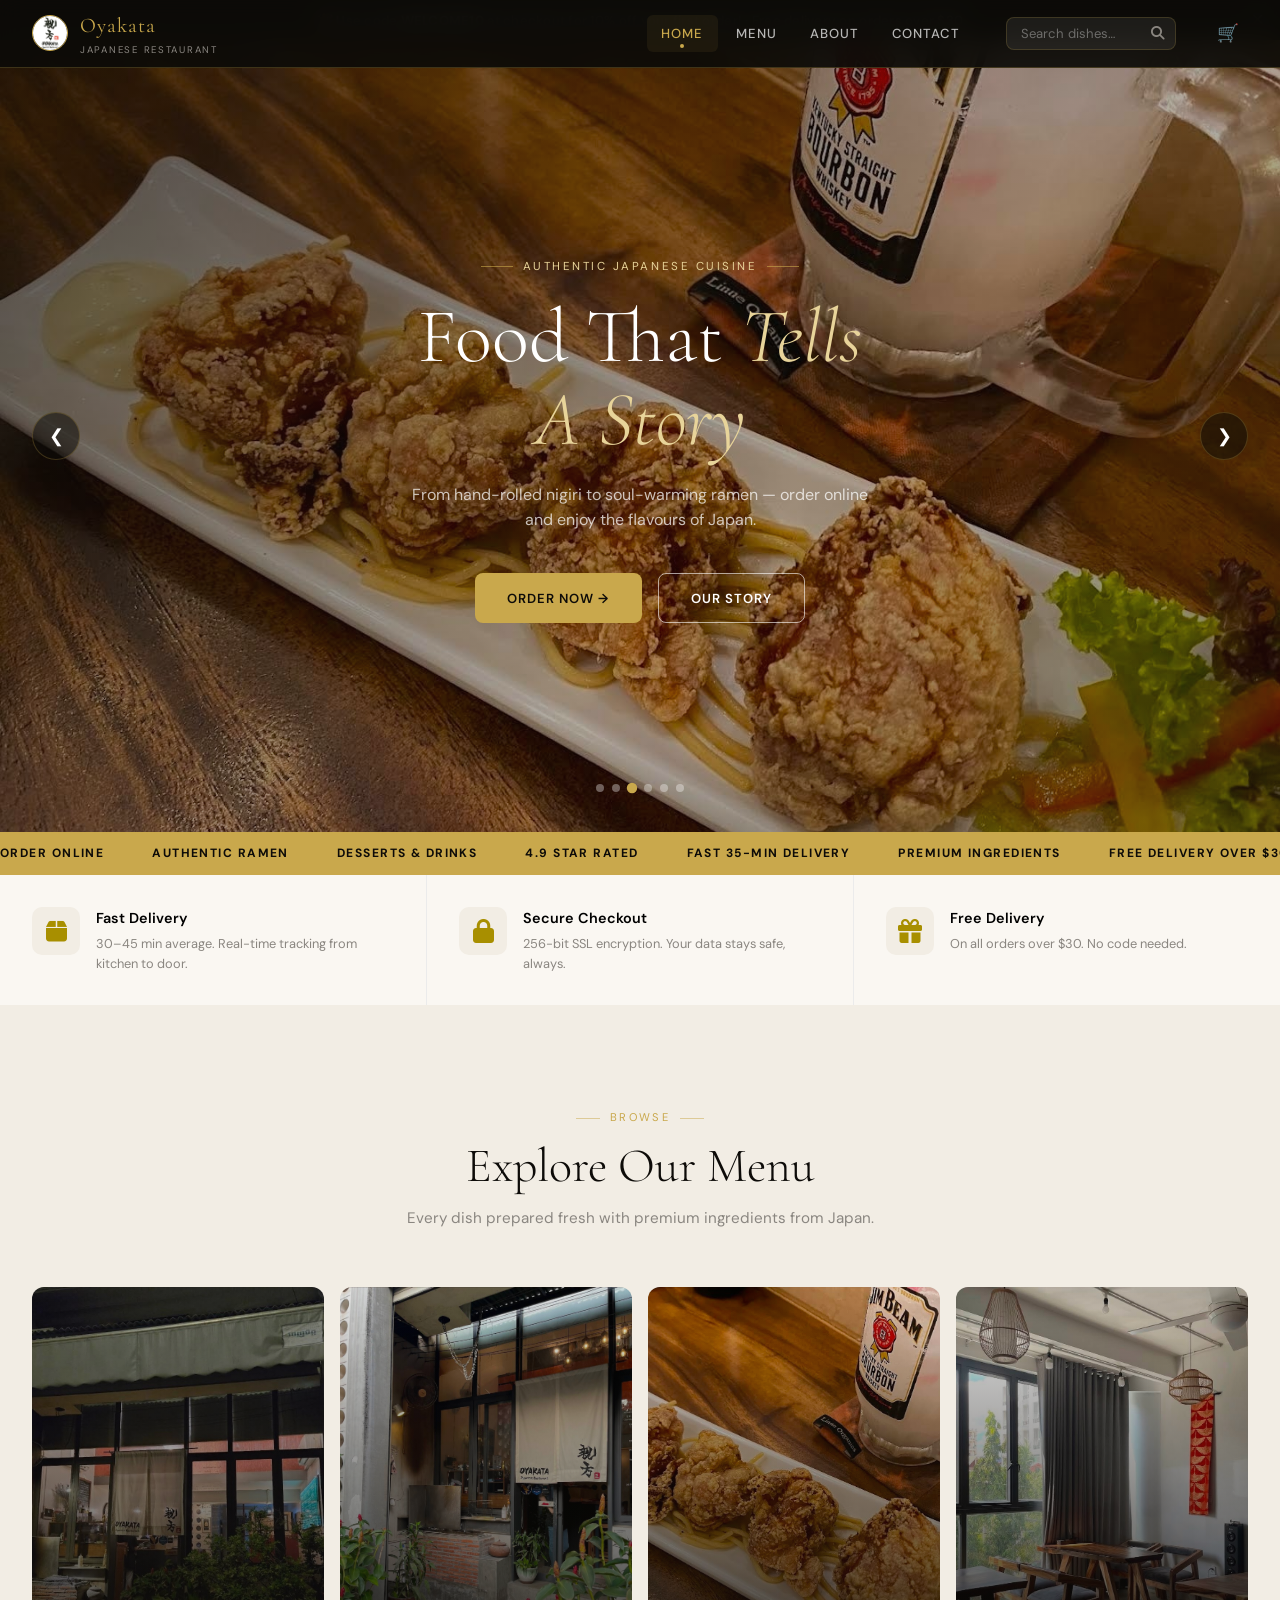
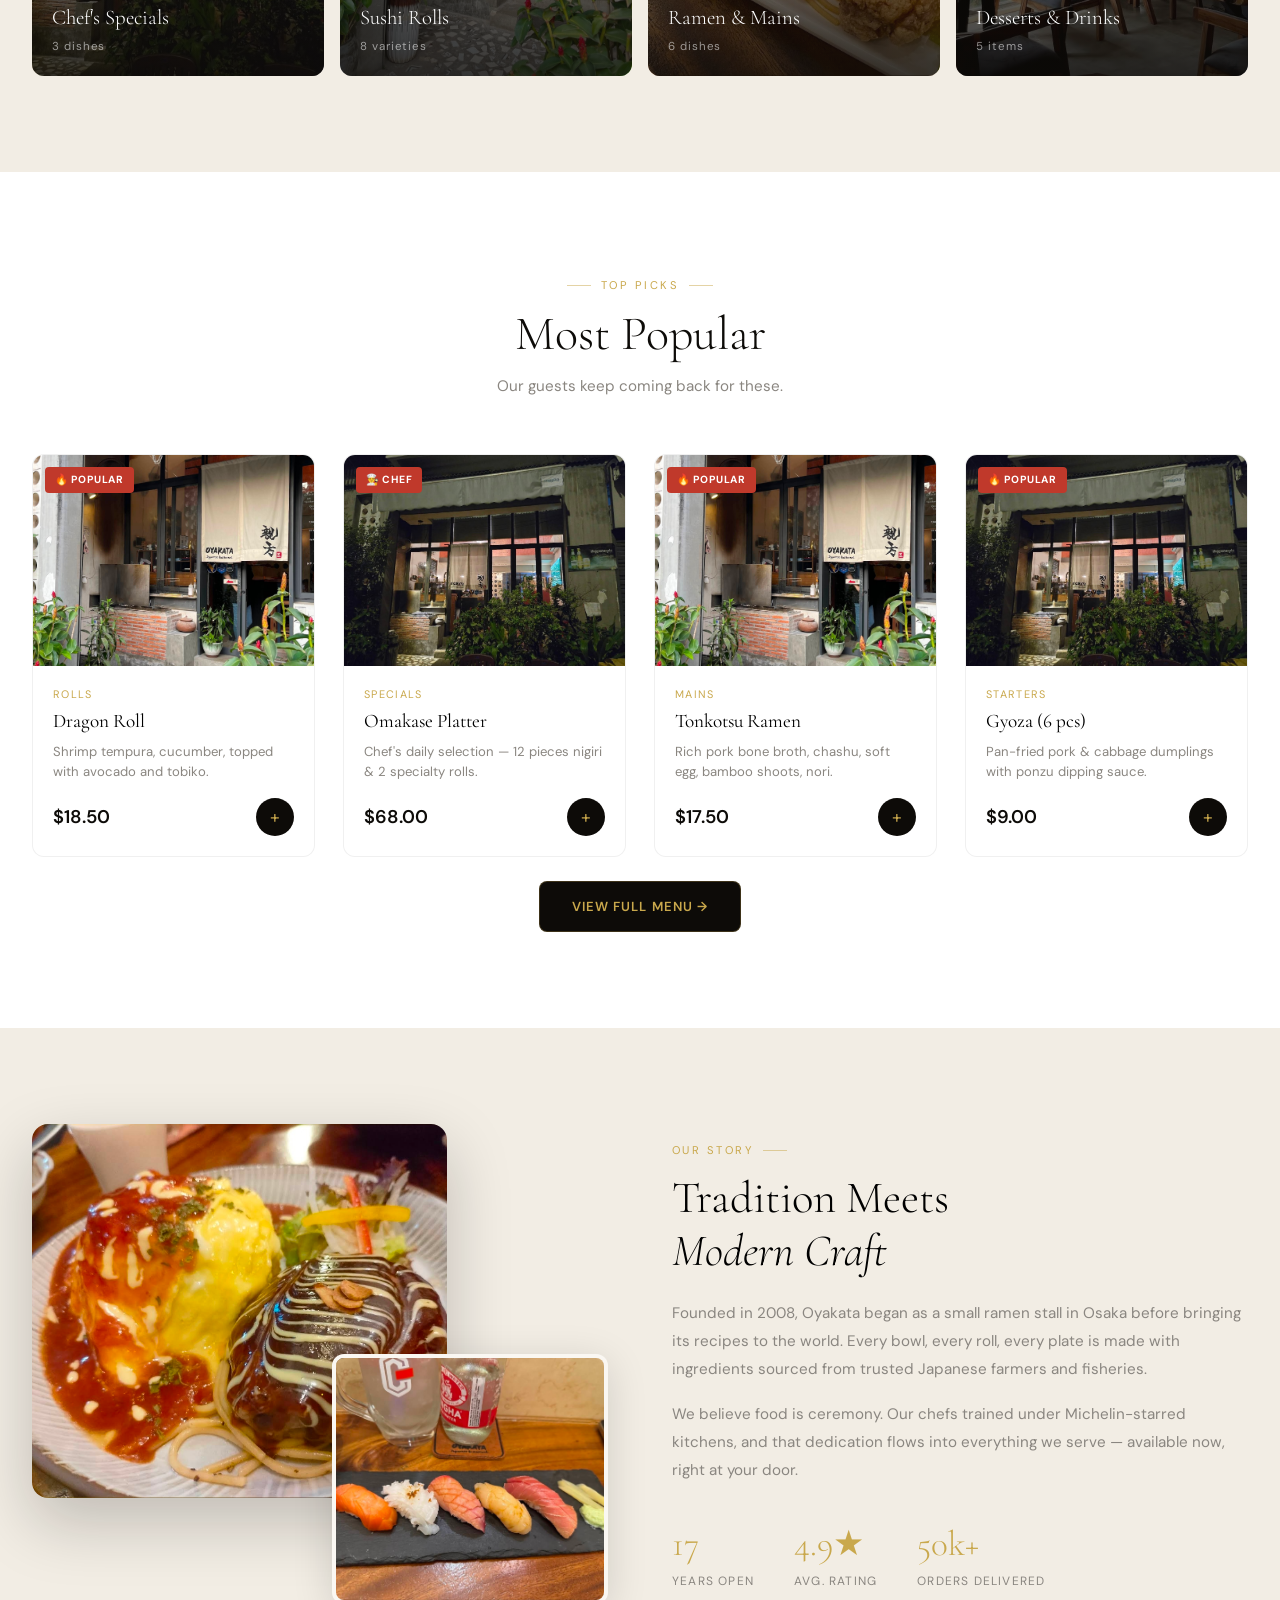
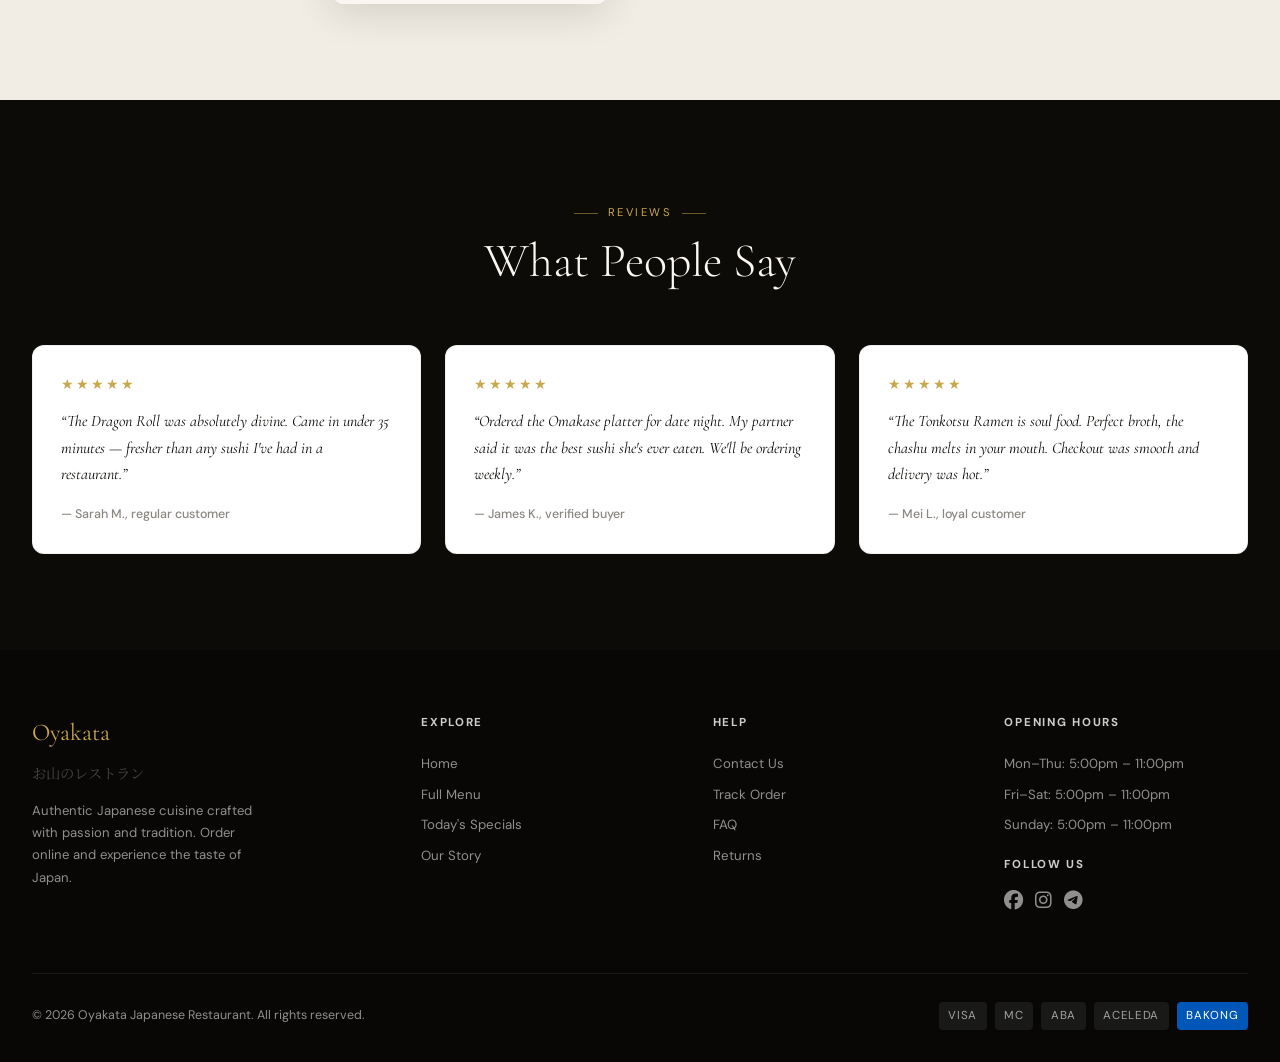
<file: index.html>
<!DOCTYPE html>
<html lang="en">
<head>
  <meta charset="UTF-8">
  <meta name="viewport" content="width=device-width, initial-scale=1.0">
  <title>Oyakata Japanese Restaurant — Online Order</title>
  <link rel="stylesheet" href="style.css">
  <link rel="stylesheet" href="https://cdnjs.cloudflare.com/ajax/libs/font-awesome/6.5.2/css/all.min.css" integrity="sha512-SnH5WK+bZxgPHs44uWIX+LLJAJ9/2PkPKZ5QiAj6Ta86w+fsb2TkcmfRyVX3pBnMFcV7oQPJkl9QevSCWr3W6A==" crossorigin="anonymous" referrerpolicy="no-referrer" />
  <style>
    .about-grid { display: grid; grid-template-columns: 1fr 1fr; gap: 4rem; align-items: center; }
    .about-img-collage { position: relative; height: 480px; }
    .about-img-main { position: absolute; width: 72%; height: 78%; object-fit: cover; border-radius: 16px; top: 0; left: 0; box-shadow: var(--shadow-lg); }
    .about-img-accent { position: absolute; width: 48%; height: 52%; object-fit: cover; border-radius: 12px; bottom: 0; right: 0; box-shadow: var(--shadow); border: 4px solid var(--paper); }
    .about-text .section-label { justify-content: flex-start; }
    .about-text .section-label::before { display: none; }
    .about-title { font-family: var(--font-disp); color:black; font-size: clamp(2rem,3.5vw,2.8rem); font-weight: 300; line-height: 1.2; margin-bottom: 1.25rem; }
    .about-body { color: var(--mist); line-height: 1.85; font-size: 0.95rem; }
    .about-stats { display: flex; gap: 2.5rem; margin-top: 2rem; }
    .stat-num { font-family: var(--font-disp); font-size: 2.2rem; font-weight: 300; color: var(--gold); }
    .stat-label { font-size: 0.75rem; color: var(--mist); text-transform: uppercase; letter-spacing: 0.1em; }
    .cat-grid { display: grid; grid-template-columns: repeat(4, 1fr); gap: 1rem; }
    .cat-card { position: relative; border-radius: 12px; overflow: hidden; aspect-ratio: 3/4; cursor: pointer; transition: transform 0.3s; }
    .cat-card:hover { transform: translateY(-4px); }
    .cat-card img { width: 100%; height: 100%; object-fit: cover; transition: transform 0.5s; }
    .cat-card:hover img { transform: scale(1.06); }
    .cat-card-overlay { position: absolute; inset: 0; background: linear-gradient(to top, rgba(13,11,8,0.82), rgba(13,11,8,0.1)); display: flex; flex-direction: column; justify-content: flex-end; padding: 1.25rem; }
    .cat-card-name { font-family: var(--font-disp); color: #fff; font-size: 1.3rem; font-weight: 300; }
    .cat-card-count { font-size: 0.72rem; color: rgba(255,255,255,0.55); letter-spacing: 0.08em; margin-top: 0.2rem; }
    @media (max-width: 900px) { .about-grid { grid-template-columns: 1fr; } .about-img-collage { height: 300px; } .cat-grid { grid-template-columns: repeat(2, 1fr); } }
    @media (max-width: 480px) { .cat-grid { grid-template-columns: repeat(2, 1fr); gap: 0.75rem; } .about-stats { gap: 1.5rem; } }
  </style>
</head>
<body class="page-enter">
<div id="cart-slot"></div>
<div class="page-wrapper">

<div id="alert-slot"></div>
<div id="nav-slot"></div>

<section class="hero">
  <div class="hero-slides" id="hero-slides"></div>
  <div class="hero-overlay"></div>
  <div class="hero-content">
    <div class="hero-label">Authentic Japanese Cuisine</div>
    <h1 class="hero-title">Food That <em>Tells<br>A Story</em></h1>
    <p class="hero-sub">From hand-rolled nigiri to soul-warming ramen — order online and enjoy the flavours of Japan.</p>
    <div class="hero-ctas">
      <a href="menu.html" class="btn btn-primary">Order Now →</a>
      <a href="#about" class="btn btn-outline">Our Story</a>
    </div>
  </div>
  <button class="hero-arrow prev" id="hero-prev" aria-label="Previous">&#10094;</button>
  <button class="hero-arrow next" id="hero-next" aria-label="Next">&#10095;</button>
  <div class="hero-nav" id="hero-dots"></div>
</section>

<div class="marquee-wrap">
  <div class="marquee-track" id="marquee"></div>
</div>

<div class="feature-strip">
  <div class="feature-item">
    <div class="feature-icon"><i class="fa-solid fa-box" style="color: rgb(168, 143, 0);"></i></div>
    <div><h4>Fast Delivery</h4><p>30–45 min average. Real-time tracking from kitchen to door.</p></div>
  </div>
  <div class="feature-item">
    <div class="feature-icon"><i class="fa-solid fa-lock" style="color: rgb(168, 143, 0);"></i></div>
    <div><h4>Secure Checkout</h4><p>256-bit SSL encryption. Your data stays safe, always.</p></div>
  </div>
  <div class="feature-item">
    <div class="feature-icon"><i class="fa-solid fa-gift" style="color: rgb(168, 143, 0);"></i></div>
    <div><h4>Free Delivery</h4><p>On all orders over $30. No code needed.</p></div>
  </div>
</div>

<section class="section section-cream">
  <div class="container">
    <div class="section-header reveal">
      <div class="section-label">Browse</div>
      <h2 class="section-title">Explore Our Menu</h2>
      <p class="section-sub">Every dish prepared fresh with premium ingredients from Japan.</p>
    </div>
    <div class="cat-grid">
      <a href="menu.html?cat=specials" class="cat-card reveal reveal-delay-1">
        <img src="images/rest_6.jpg" alt="Specials">
        <div class="cat-card-overlay"><div class="cat-card-name">Chef's Specials</div><div class="cat-card-count">3 dishes</div></div>
      </a>
      <a href="menu.html?cat=rolls" class="cat-card reveal reveal-delay-2">
        <img src="images/rest_1.jpg" alt="Sushi Rolls">
        <div class="cat-card-overlay"><div class="cat-card-name">Sushi Rolls</div><div class="cat-card-count">8 varieties</div></div>
      </a>
      <a href="menu.html?cat=mains" class="cat-card reveal reveal-delay-3">
        <img src="images/rest_3.jpg" alt="Mains">
        <div class="cat-card-overlay"><div class="cat-card-name">Ramen &amp; Mains</div><div class="cat-card-count">6 dishes</div></div>
      </a>
      <a href="menu.html?cat=desserts" class="cat-card reveal reveal-delay-4">
        <img src="images/rest_2.jpg" alt="Desserts">
        <div class="cat-card-overlay"><div class="cat-card-name">Desserts &amp; Drinks</div><div class="cat-card-count">5 items</div></div>
      </a>
    </div>
  </div>
</section>

<section class="section">
  <div class="container">
    <div class="section-header reveal">
      <div class="section-label">Top Picks</div>
      <h2 class="section-title">Most Popular</h2>
      <p class="section-sub">Our guests keep coming back for these.</p>
    </div>
    <div class="product-grid" id="popular-grid"></div>
    <div class="text-center mt-3">
      <a href="menu.html" class="btn btn-dark">View Full Menu →</a>
    </div>
  </div>
</section>

<section class="section section-cream" id="about">
  <div class="container">
    <div class="about-grid">
      <div class="about-img-collage reveal">
        <img class="about-img-main" src="images/rest_4.jpg" alt="Restaurant interior">
        <img class="about-img-accent" src="images/rest_5.jpg" alt="Chef at work">
      </div>
      <div class="about-text reveal reveal-delay-2">
        <div class="section-label">Our Story</div>
        <h2 class="about-title">Tradition Meets<br><em>Modern Craft</em></h2>
        <p class="about-body">Founded in 2008, Oyakata began as a small ramen stall in Osaka before bringing its recipes to the world. Every bowl, every roll, every plate is made with ingredients sourced from trusted Japanese farmers and fisheries.</p>
        <p class="about-body" style="margin-top:1rem">We believe food is ceremony. Our chefs trained under Michelin-starred kitchens, and that dedication flows into everything we serve — available now, right at your door.</p>
        <div class="about-stats">
          <div><div class="stat-num">17</div><div class="stat-label">Years Open</div></div>
          <div><div class="stat-num">4.9★</div><div class="stat-label">Avg. Rating</div></div>
          <div><div class="stat-num">50k+</div><div class="stat-label">Orders Delivered</div></div>
        </div>
      </div>
    </div>
  </div>
</section>

<section class="section section-dark">
  <div class="container">
    <div class="section-header reveal">
      <div class="section-label">Reviews</div>
      <h2 class="section-title" style="color:var(--paper)">What People Say</h2>
    </div>
    <div class="testimonials">
      <div class="testimonial reveal reveal-delay-1">
        <div class="stars">★★★★★</div>
        <q>The Dragon Roll was absolutely divine. Came in under 35 minutes — fresher than any sushi I've had in a restaurant.</q>
        <div class="testimonial-author">— Sarah M., regular customer</div>
      </div>
      <div class="testimonial reveal reveal-delay-2">
        <div class="stars">★★★★★</div>
        <q>Ordered the Omakase platter for date night. My partner said it was the best sushi she's ever eaten. We'll be ordering weekly.</q>
        <div class="testimonial-author">— James K., verified buyer</div>
      </div>
      <div class="testimonial reveal reveal-delay-3">
        <div class="stars">★★★★★</div>
        <q>The Tonkotsu Ramen is soul food. Perfect broth, the chashu melts in your mouth. Checkout was smooth and delivery was hot.</q>
        <div class="testimonial-author">— Mei L., loyal customer</div>
      </div>
    </div>
  </div>
</section>

<div id="footer-slot"></div>

<script src="layout.js"></script>
<script src="app.js"></script>
<script src="products.js"></script>
<script>
  document.getElementById('alert-slot').innerHTML = renderAlert();
  document.getElementById('nav-slot').innerHTML = renderNav();
  document.getElementById('cart-slot').innerHTML = renderCart();
  document.getElementById('footer-slot').innerHTML = renderFooter();

  // ── Hero Slider (FIX: use PRODUCTS images, add auto-slide) ──
  let heroIdx = 0;
  const heroImages = [
    'images/rest_1.jpg','images/rest_2.jpg','images/rest_3.jpg',
    'images/rest_4.jpg','images/rest_5.jpg','images/rest_6.jpg'
  ];

  function renderHero() {
    const track = document.getElementById('hero-slides');
    heroImages.forEach((src, i) => {
      const slide = document.createElement('div');
      slide.className = 'hero-slide' + (i === 0 ? ' active' : '');
      slide.style.backgroundImage = `url('${src}')`;
      track.appendChild(slide);
    });
    buildDots();
  }

  function buildDots() {
    const dots = document.getElementById('hero-dots');
    dots.innerHTML = '';
    heroImages.forEach((_, i) => {
      const dot = document.createElement('button');
      dot.className = 'hero-dot' + (i === heroIdx ? ' active' : '');
      dot.setAttribute('aria-label', 'Slide ' + (i + 1));
      dot.onclick = () => goToSlide(i);
      dots.appendChild(dot);
    });
  }

  function goToSlide(n) {
    document.querySelectorAll('.hero-slide')[heroIdx].classList.remove('active');
    document.querySelectorAll('.hero-dot')[heroIdx].classList.remove('active');
    heroIdx = (n + heroImages.length) % heroImages.length;
    document.querySelectorAll('.hero-slide')[heroIdx].classList.add('active');
    document.querySelectorAll('.hero-dot')[heroIdx].classList.add('active');
  }

  document.getElementById('hero-prev').onclick = () => goToSlide(heroIdx - 1);
  document.getElementById('hero-next').onclick = () => goToSlide(heroIdx + 1);
  renderHero();
  // FIX: restored auto-slide
  setInterval(() => goToSlide(heroIdx + 1), 4200);

  // ── Marquee (FIX: use <span> not <div>) ──
  (function renderMarquee() {
    const marquee = document.getElementById('marquee');
    const items = [
      'ORDER ONLINE', 'AUTHENTIC RAMEN', 'DESSERTS & DRINKS',
      '4.9 STAR RATED', 'FAST 35-MIN DELIVERY', 'PREMIUM INGREDIENTS',
      'FREE DELIVERY OVER $30', 'FRESH DAILY', 'ORDER ONLINE',
      'AUTHENTIC RAMEN', 'DESSERTS & DRINKS', '4.9 STAR RATED'
    ];
    items.forEach(item => {
      const el = document.createElement('span'); // FIX: was 'div'
      el.textContent = item;
      marquee.appendChild(el);
    });
  })();

  // ── Popular Products (FIX: use PRODUCTS array from products.js, not fetch) ──
  (function loadPopular() {
    const popular = PRODUCTS.filter(p => p.badge === 'popular' || p.badge === 'chef').slice(0, 4);
    const grid = document.getElementById('popular-grid');
    grid.innerHTML = popular.map(p => `
      <div class="product-card reveal">
        <div class="product-img-wrap">
          <img src="${p.img}" alt="${p.name}" loading="lazy" onerror="this.src='https://placehold.co/320x240/f2ede4/8a8680?text=🍣'">
          ${p.badge ? `<span class="product-badge">${p.badge === 'chef' ? '👨‍🍳 Chef' : '🔥 Popular'}</span>` : ''}
          <div class="product-quick-add" onclick="addToCart({id:${p.id},name:'${p.name.replace(/'/g,"\\'")}',price:${p.price},img:'${p.img}'})">
            + Add to Cart
          </div>
        </div>
        <div class="product-body">
          <div class="product-category">${p.category}</div>
          <div class="product-name">${p.name}</div>
          <div class="product-desc">${p.desc}</div>
          <div class="product-footer">
            <div class="product-price">$${p.price.toFixed(2)}</div>
            <button class="add-btn" onclick="addToCart({id:${p.id},name:'${p.name.replace(/'/g,"\\'")}',price:${p.price},img:'${p.img}'})" aria-label="Add to cart">+</button>
          </div>
        </div>
      </div>
    `).join('');

    setTimeout(() => {
      grid.querySelectorAll('.reveal').forEach(el => {
        new IntersectionObserver(([e]) => { if (e.isIntersecting) el.classList.add('visible'); }, { threshold: 0.1 }).observe(el);
      });
    }, 50);
  })();
</script>
</div>
</body>
</html>
</file>
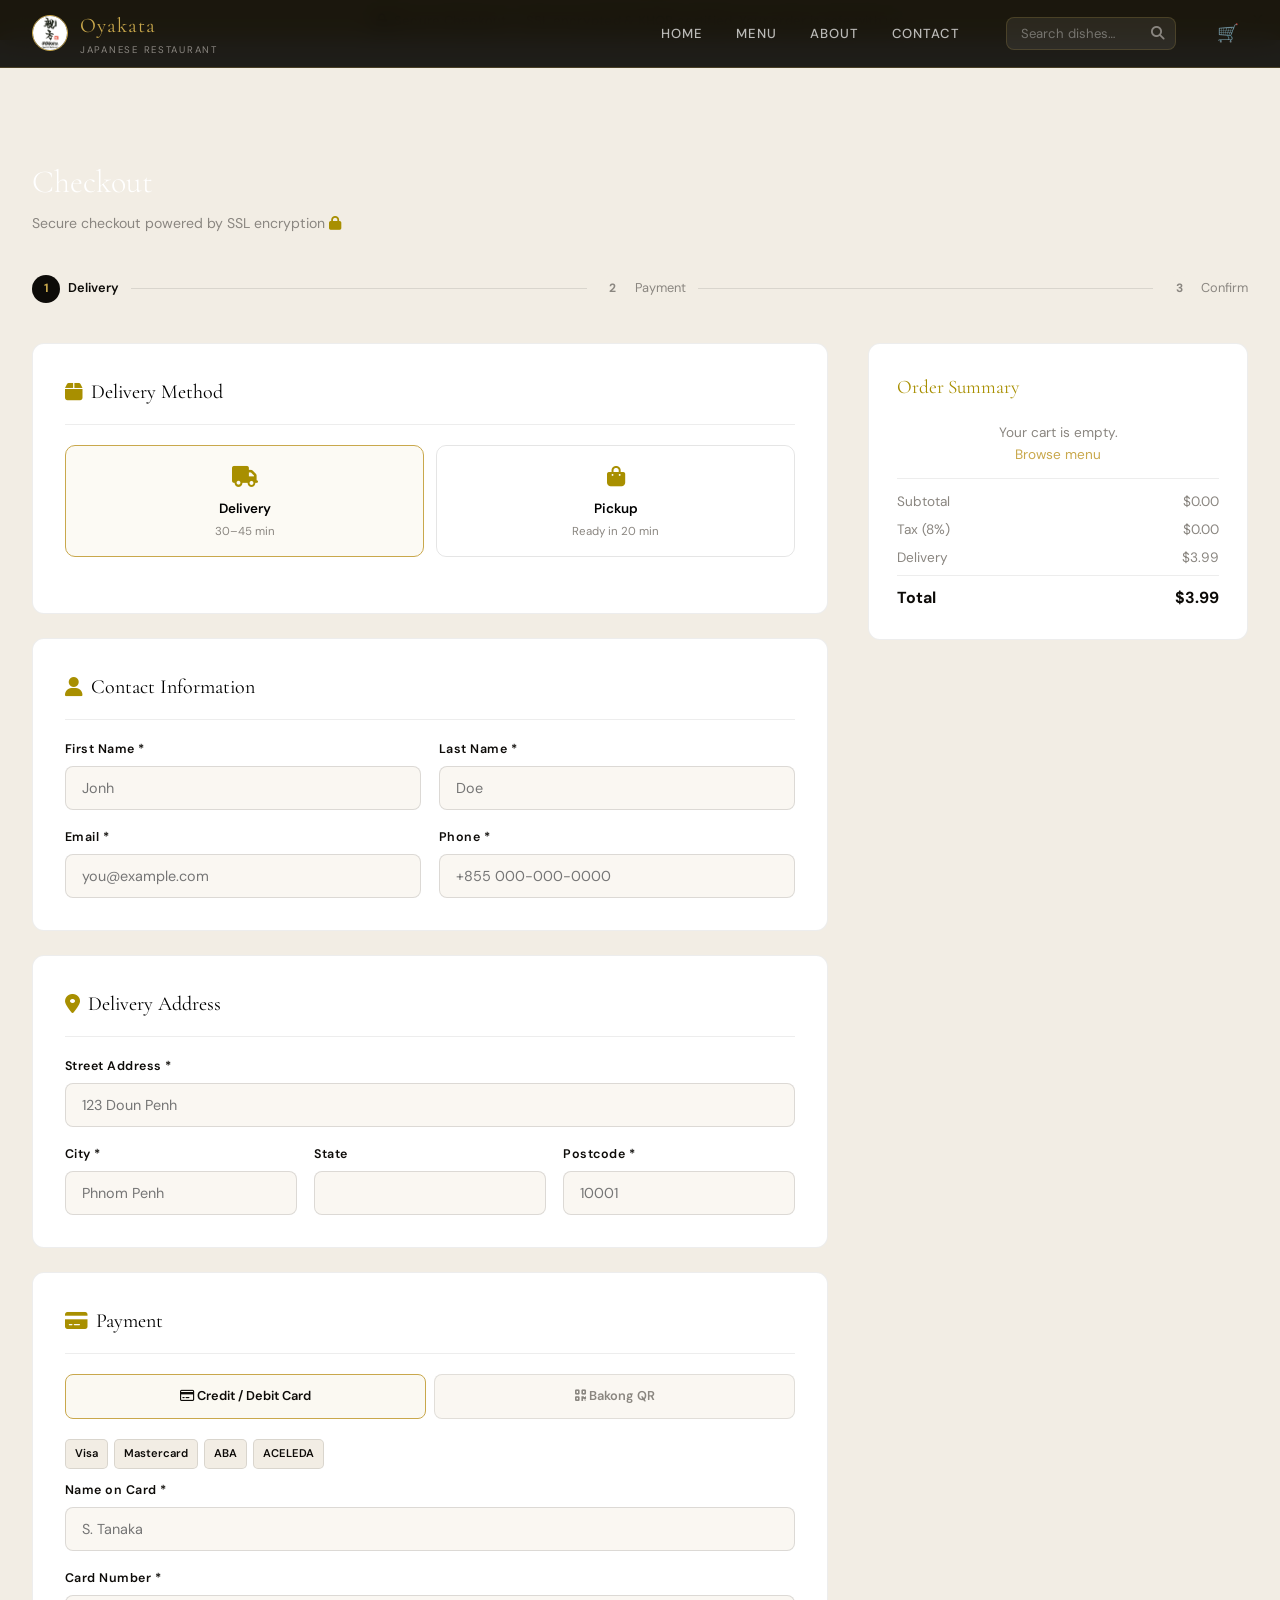
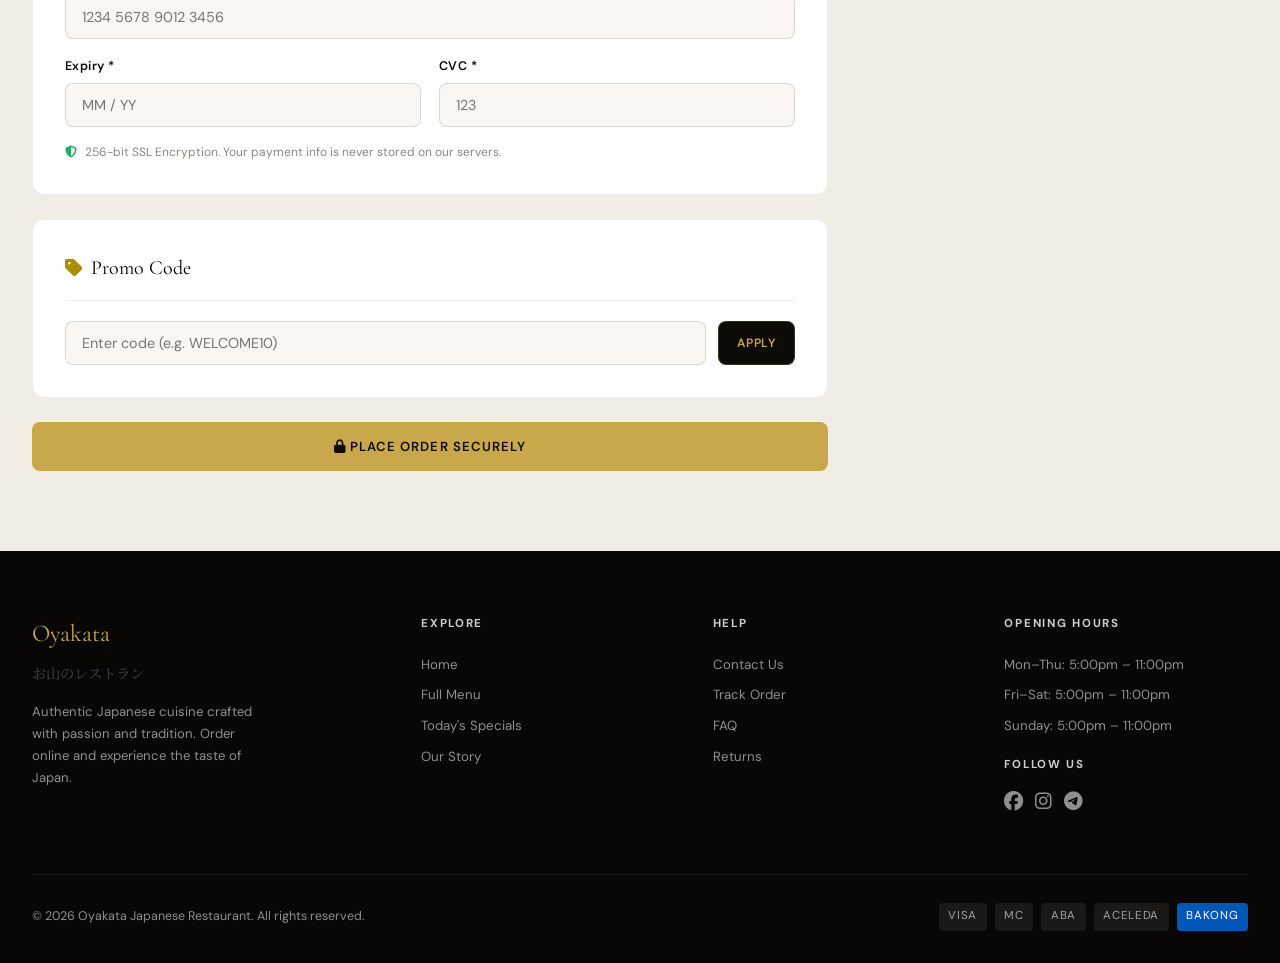
<file: checkout.html>
<!DOCTYPE html>
<html lang="en">
<head>
  <meta charset="UTF-8">
  <meta name="viewport" content="width=device-width, initial-scale=1.0">
  <title>Checkout — Oyakata</title>
  <link rel="stylesheet" href="style.css">
  <link rel="stylesheet" href="https://cdnjs.cloudflare.com/ajax/libs/font-awesome/6.5.2/css/all.min.css" integrity="sha512-SnH5WK+bZxgPHs44uWIX+LLJAJ9/2PkPKZ5QiAj6Ta86w+fsb2TkcmfRyVX3pBnMFcV7oQPJkl9QevSCWr3W6A==" crossorigin="anonymous" referrerpolicy="no-referrer" />
  <style>
    .checkout-page { padding: calc(var(--nav-h) + 3rem) 0 5rem; min-height: 100vh; background: var(--cream); }
    .checkout-header { margin-bottom: 2.5rem; }
    .checkout-header h1 { font-family: var(--font-disp); font-size: 2rem; font-weight: 300; }
    .checkout-header p { color: var(--mist); font-size: 0.88rem; margin-top: 0.3rem; }
    .delivery-toggle { display: flex; gap: 0.75rem; margin-bottom: 1.5rem; }
    .delivery-opt { flex: 1; padding: 0.9rem 1rem; border: 1.5px solid rgba(0,0,0,0.1); border-radius: 10px; cursor: pointer; transition: all 0.2s; font-size: 0.84rem; text-align: center; }
    .delivery-opt.selected { border-color: var(--gold); background: rgba(201,168,76,0.06); }
    .delivery-opt-icon { font-size: 1.3rem; margin-bottom: 0.3rem; }
    .delivery-opt-label { font-weight: 600; color: black; }
    .delivery-opt-sub { font-size: 0.72rem; color: var(--mist); margin-top: 0.2rem; }
    .card-icons { display: flex; gap: 0.4rem; margin-bottom: 0.75rem; align-items: center; font-size: 0.75rem; color: var(--mist); }
    .card-pill { background: var(--cream); border-radius: 5px; padding: 0.3rem 0.55rem; font-size: 0.7rem; font-weight: 600; color: var(--ink); border: 1px solid rgba(0,0,0,0.1); }
    .form-section-title { font-family: var(--font-disp); color:black; font-size: 1.25rem; font-weight: 400; margin-bottom: 1.25rem; }
    .form-grid-3 { grid-template-columns: 1fr 1fr 1fr; }
    #place-order-btn { margin-top: 1.25rem; }
    #place-order-btn.loading { opacity: 0.7; pointer-events: none; }
    .promo-success { color: #27ae60; font-size: 0.78rem; font-weight: 600; display: none; margin-top: 0.3rem; }
    .promo-success.visible { display: block; }
    /* FIX: order summary sidebar classes */
    .summary-title { font-family: var(--font-disp); font-size: 1.2rem; font-weight: 400; margin-bottom: 1.25rem; }
    .summary-item { display: flex; justify-content: space-between; font-size: 0.87rem; margin-bottom: 0.6rem; }
    .summary-divider { border: none; border-top: 1px solid rgba(0,0,0,0.07); margin: 0.75rem 0; }
    .summary-row { display: flex; justify-content: space-between; font-size: 0.85rem; color: var(--mist); margin-bottom: 0.4rem; }
    .summary-total { display: flex; justify-content: space-between; font-size: 1rem; font-weight: 700; color: var(--ink); padding-top: 0.55rem; border-top: 1px solid rgba(0,0,0,0.07); margin-top: 0.4rem; }
    #order-summary .order-summary { background: #fff; color:rgb(168,143,0); border-radius: var(--radius); border: 1px solid rgba(0,0,0,0.07); padding: 1.75rem; position: sticky; top: calc(var(--nav-h) + 1.5rem); }
    @media (max-width: 768px) { .form-grid-3 { grid-template-columns: 1fr; } }
  </style>
</head>
<body class="page-enter">
<div id="cart-slot"></div>
<div class="page-wrapper">

<div id="alert-slot"></div>
<div id="nav-slot"></div>

<main class="checkout-page">
  <div class="container">
    <div class="checkout-header">
      <h1>Checkout</h1>
      <p>Secure checkout powered by SSL encryption <i class="fa-solid fa-lock" style="color: rgb(168, 143, 0);"></i></p>
    </div>

    <div class="checkout-steps">
      <div class="step active"><div class="step-num">1</div><span>Delivery</span></div>
      <div class="step-line"></div>
      <div class="step"><div class="step-num">2</div><span>Payment</span></div>
      <div class="step-line"></div>
      <div class="step"><div class="step-num">3</div><span>Confirm</span></div>
    </div>

    <div class="checkout-layout">
      <div id="form-col">

        <!-- Delivery Method -->
        <div class="form-section">
          <div class="form-section-title"><i class="fa-solid fa-box" style="color:rgb(168,143,0)"></i> Delivery Method</div>
          <div class="delivery-toggle">
            <div class="delivery-opt selected" data-type="delivery" onclick="selectDelivery('delivery', this)">
              <div class="delivery-opt-icon"><i class="fa-solid fa-truck" style="color:rgb(168,143,0)"></i></div>
              <div class="delivery-opt-label">Delivery</div>
              <div class="delivery-opt-sub">30–45 min</div>
            </div>
            <div class="delivery-opt" data-type="pickup" onclick="selectDelivery('pickup', this)">
              <div class="delivery-opt-icon"><i class="fa-solid fa-bag-shopping" style="color:rgb(168,143,0)"></i></div>
              <div class="delivery-opt-label">Pickup</div>
              <div class="delivery-opt-sub">Ready in 20 min</div>
            </div>
          </div>
        </div>

        <!-- Contact Info (FIX: corrected field IDs to match validation) -->
        <div class="form-section">
          <div class="form-section-title"><i class="fa-solid fa-user" style="color:rgb(168,143,0)"></i> Contact Information</div>
          <div class="form-grid form-grid-2">
            <div class="form-group">
              <label class="form-label" for="first-name">First Name *</label>
              <input class="form-input" id="first-name" type="text" placeholder="Jonh" autocomplete="given-name">
              <span class="form-error" id="err-first-name">Please enter your first name.</span>
            </div>
            <div class="form-group">
              <label class="form-label" for="last-name">Last Name *</label>
              <input class="form-input" id="last-name" type="text" placeholder="Doe" autocomplete="family-name">
              <span class="form-error" id="err-last-name">Please enter your last name.</span>
            </div>
            <div class="form-group">
              <label class="form-label" for="email">Email *</label>
              <input class="form-input" id="email" type="email" placeholder="you@example.com" autocomplete="email">
              <span class="form-error" id="err-email">Please enter a valid email.</span>
            </div>
            <div class="form-group">
              <label class="form-label" for="phone">Phone *</label>
              <input class="form-input" id="phone" type="tel" placeholder="+855 000-000-0000" autocomplete="tel">
              <span class="form-error" id="err-phone">Please enter a valid phone number.</span>
            </div>
          </div>
        </div>

        <!-- Delivery Address (FIX: corrected field IDs + 3-col grid) -->
        <div class="form-section" id="delivery-section">
          <div class="form-section-title"><i class="fa-solid fa-location-dot" style="color:rgb(168,143,0)"></i> Delivery Address</div>
          <div class="form-grid">
            <div class="form-group">
              <label class="form-label" for="address">Street Address *</label>
              <input class="form-input" id="address" type="text" placeholder="123 Doun Penh" autocomplete="street-address">
              <span class="form-error" id="err-address">Please enter your address.</span>
            </div>
            <div class="form-grid form-grid-3">
              <div class="form-group">
                <label class="form-label" for="city">City *</label>
                <input class="form-input" id="city" type="text" placeholder="Phnom Penh" autocomplete="address-level2">
                <span class="form-error" id="err-city">Please enter your city.</span>
              </div>
              <div class="form-group">
                <label class="form-label" for="Province">State</label>
                <input class="form-input" id="state" type="text" placeholder="       " autocomplete="address-level1">
              </div>
              <div class="form-group">
                <label class="form-label" for="postcode">Postcode *</label>
                <input class="form-input" id="postcode" type="text" placeholder="10001" autocomplete="postal-code">
                <span class="form-error" id="err-postcode">Please enter a postcode.</span>
              </div>
            </div>
          </div>
        </div>

        <!-- Payment -->
        <div class="form-section">
          <div class="form-section-title"><i class="fa-solid fa-credit-card" style="color:rgb(168,143,0)"></i> Payment</div>

          <!-- Payment method tabs -->
          <div class="payment-tabs">
            <div class="pay-tab active" id="tab-card" onclick="switchPayTab('card')">
              <i class="fa-regular fa-credit-card"></i> Credit / Debit Card
            </div>
            <div class="pay-tab" id="tab-bakong" onclick="switchPayTab('bakong')">
              <i class="fa-solid fa-qrcode"></i> Bakong QR
            </div>
          </div>

          <!-- Card panel -->
          <div class="pay-panel active" id="panel-card">
            <div class="card-icons">
              <span class="card-pill">Visa</span><span class="card-pill">Mastercard</span><span class="card-pill">ABA</span><span class="card-pill">ACELEDA</span>
            </div>
            <div class="form-grid">
              <div class="form-group">
                <label class="form-label" for="card-name">Name on Card *</label>
                <input class="form-input" id="card-name" type="text" placeholder="S. Tanaka" autocomplete="cc-name">
                <span class="form-error" id="err-card-name">Please enter the name on the card.</span>
              </div>
              <div class="form-group">
                <label class="form-label" for="card-number">Card Number *</label>
                <input class="form-input" id="card-number" type="text" placeholder="1234 5678 9012 3456" maxlength="19" autocomplete="cc-number">
                <span class="form-error" id="err-card-number">Please enter a valid card number.</span>
              </div>
              <div class="form-grid form-grid-2">
                <div class="form-group">
                  <label class="form-label" for="card-expiry">Expiry *</label>
                  <input class="form-input" id="card-expiry" type="text" placeholder="MM / YY" maxlength="7" autocomplete="cc-exp">
                  <span class="form-error" id="err-card-expiry">Invalid expiry date.</span>
                </div>
                <div class="form-group">
                  <label class="form-label" for="card-cvc">CVC *</label>
                  <input class="form-input" id="card-cvc" type="text" placeholder="123" maxlength="4" autocomplete="cc-csc">
                  <span class="form-error" id="err-card-cvc">Invalid CVC.</span>
                </div>
              </div>
            </div>
            <div style="display:flex;align-items:center;gap:0.5rem;margin-top:1rem;font-size:0.75rem;color:var(--mist)">
              <i class="fa-solid fa-shield-halved" style="color:#27ae60"></i>
              256-bit SSL Encryption. Your payment info is never stored on our servers.
            </div>
          </div>

          <!-- Bakong QR panel -->
          <div class="pay-panel" id="panel-bakong">
            <div class="bakong-qr-box">
              <div class="bakong-badge">
                <i class="fa-solid fa-building-columns"></i> National Bank of Cambodia · Bakong
              </div>
              <img
                src="images/Bakong_QR.jpg"
                alt="Bakong QR Code"
              >
              <div style="font-weight:600;font-size:0.9rem;color:var(--ink);margin-bottom:0.25rem">Oyakata Japanese Restaurant</div>
              <div style="font-size:0.8rem;color:var(--mist);margin-bottom:0.75rem">oyakata-restaurant@ABA</div>
              <div class="bakong-qr-instructions">
                1. Open your Bakong, ABA, ACLEDA, or any KHQR-compatible app<br>
                2. Tap <strong>Scan QR</strong> and point at the code above<br>
                3. Confirm the amount and tap <strong>Pay</strong><br>
                4. Screenshot your receipt and tap <strong>Place Order</strong>
              </div>
            </div>
            <div style="display:flex;align-items:center;gap:0.5rem;margin-top:1rem;font-size:0.75rem;color:var(--mist)">
              <i class="fa-solid fa-shield-halved" style="color:#27ae60"></i>
              KHQR certified · Instant transfer · No hidden fees.
            </div>
          </div>
        </div>

        <!-- Promo Code -->
        <div class="form-section">
          <div class="form-section-title"><i class="fa-solid fa-tag" style="color:rgb(168,143,0)"></i> Promo Code</div>
          <div style="display:flex;gap:0.75rem">
            <input class="form-input" id="promo-input" type="text" placeholder="Enter code (e.g. WELCOME10)" style="flex:1">
            <button type="button" onclick="applyPromo()" class="btn btn-dark btn-sm">Apply</button>
          </div>
          <div class="promo-success" id="promo-success">✓ Promo code applied — 10% off!</div>
        </div>

        <button id="place-order-btn" class="btn btn-primary btn-full" onclick="placeOrder()">
          <i class="fa-solid fa-lock"></i> Place Order Securely
        </button>
      </div>

      <!-- Order Summary Sidebar (FIX: rendered from real cart) -->
      <div id="order-summary"></div>
    </div>
  </div>
</main>

<div id="footer-slot"></div>

<script src="layout.js"></script>
<script src="app.js"></script>
<script src="products.js"></script>
<script>
  document.getElementById('alert-slot').innerHTML = renderAlert();
  document.getElementById('alert-slot').innerHTML = `
    <div class="site-alert info" id="site-alert" role="alert">
      <span><i class="fa-solid fa-lock"></i> &nbsp;Secure Checkout — SSL encrypted &amp; KHQR certified. Your order is safe with us.</span>
      <button class="site-alert-close" onclick="document.getElementById('site-alert').style.display='none'" aria-label="Dismiss">✕</button>
    </div>
  `;
  document.getElementById('nav-slot').innerHTML = renderNav();
  document.getElementById('cart-slot').innerHTML = renderCart();
  document.getElementById('footer-slot').innerHTML = renderFooter();

  // FIX: read from localStorage via getCart(), not window.cart
  let deliveryType = 'delivery';
  let promoApplied = false;

  function renderSummary() {
    const cart = getCart(); // FIX: was window.cart || []
    const summary = document.getElementById('order-summary');
    let subtotal = cart.reduce((s, i) => s + i.price * i.qty, 0);
    const discount = promoApplied ? subtotal * 0.1 : 0;
    const discounted = subtotal - discount;
    const tax = discounted * 0.08;
    const delivery = deliveryType === 'pickup' ? 0 : (discounted >= 30 ? 0 : 3.99);
    const total = discounted + tax + delivery;

    summary.innerHTML = `
      <div class="order-summary">
        <div class="summary-title">Order Summary</div>
        ${cart.length === 0
          ? '<p style="color:var(--mist);font-size:.85rem;text-align:center">Your cart is empty.<br><a href="menu.html" style="color:var(--gold)">Browse menu</a></p>'
          : cart.map(item => `
              <div class="summary-item">
                <div>${item.name} <span style="color:var(--mist)">×${item.qty}</span></div>
                <div>$${(item.price * item.qty).toFixed(2)}</div>
              </div>`).join('')
        }
        <hr class="summary-divider">
        <div class="summary-row"><span>Subtotal</span><span>$${subtotal.toFixed(2)}</span></div>
        ${promoApplied ? `<div class="summary-row" style="color:#27ae60"><span>Promo (10%)</span><span>−$${discount.toFixed(2)}</span></div>` : ''}
        <div class="summary-row"><span>Tax (8%)</span><span>$${tax.toFixed(2)}</span></div>
        <div class="summary-row"><span>Delivery</span><span>${delivery === 0 ? '<span style="color:#27ae60">Free</span>' : '$' + delivery.toFixed(2)}</span></div>
        <div class="summary-total"><span>Total</span><span>$${total.toFixed(2)}</span></div>
      </div>
    `;
  }

  window.selectDelivery = function(type, el) {
    deliveryType = type;
    document.querySelectorAll('.delivery-opt').forEach(e => e.classList.remove('selected'));
    el.classList.add('selected');
    document.getElementById('delivery-section').style.display = type === 'delivery' ? 'block' : 'none';
    renderSummary();
  };

  // FIX: applyPromo now recalculates total
  window.applyPromo = function() {
    const code = document.getElementById('promo-input').value.trim().toUpperCase();
    if (['WELCOME10', 'OYAKATA10', 'SAVE10'].includes(code)) {
      promoApplied = true;
      document.getElementById('promo-success').classList.add('visible');
      document.getElementById('promo-input').disabled = true;
      renderSummary(); // FIX: update total
      showToast('Promo code applied! 10% off 🎉');
    } else {
      showToast('Invalid promo code.', 'error');
    }
  };

  // ── Payment tab switcher ──
  let activePayTab = 'card';
  window.switchPayTab = function(tab) {
    activePayTab = tab;
    document.querySelectorAll('.pay-tab').forEach(t => t.classList.remove('active'));
    document.querySelectorAll('.pay-panel').forEach(p => p.classList.remove('active'));
    document.getElementById('tab-' + tab).classList.add('active');
    document.getElementById('panel-' + tab).classList.add('active');
    if (tab === 'bakong') {
      showToast('Scan the QR code in your Bakong or KHQR app, then place your order.');
    }
  };

  // ── Validation helpers ──
  function setError(id, errId, condition) {
    const el = document.getElementById(id);
    const err = document.getElementById(errId);
    if (!el || !err) return true; // skip missing fields
    const ok = condition(el.value.trim());
    el.classList.toggle('error', !ok);
    err.classList.toggle('visible', !ok);
    return ok;
  }

  function validateAll() {
    const notEmpty = v => v.length > 0;
    const isEmail  = v => /^[^\s@]+@[^\s@]+\.[^\s@]+$/.test(v);
    const isPhone  = v => /^[+\d\s\-(). ]{7,}$/.test(v);
    const isCard   = v => v.replace(/\s/g, '').length >= 16;
    const isExpiry = v => /^\d{2}\s*\/\s*\d{2}$/.test(v);
    const isCvv    = v => /^\d{3,4}$/.test(v);

    let ok = true;
    // FIX: IDs now match the actual input elements
    ok = setError('first-name', 'err-first-name', notEmpty) && ok;
    ok = setError('last-name',  'err-last-name',  notEmpty) && ok;
    ok = setError('email',      'err-email',      isEmail)  && ok;
    ok = setError('phone',      'err-phone',      isPhone)  && ok;

    if (deliveryType === 'delivery') {
      ok = setError('address',  'err-address',  notEmpty) && ok;
      ok = setError('city',     'err-city',     notEmpty) && ok;
      ok = setError('postcode', 'err-postcode', notEmpty) && ok;
    }

    if (activePayTab === 'card') {
      ok = setError('card-name',   'err-card-name',   notEmpty) && ok;
      ok = setError('card-number', 'err-card-number', isCard)   && ok;
      ok = setError('card-expiry', 'err-card-expiry', isExpiry) && ok;
      ok = setError('card-cvc',    'err-card-cvc',    isCvv)    && ok;
    }

    return ok;
  }

  // FIX: placeOrder now validates, checks cart, clears cart on success
  window.placeOrder = function() {
    const cart = getCart();
    if (cart.length === 0) { showToast('Your cart is empty!', 'error'); return; }
    if (!validateAll()) { showToast('Please fix the errors above.', 'error'); return; }

    const btn = document.getElementById('place-order-btn');
    btn.classList.add('loading');
    btn.innerHTML = '<i class="fa-solid fa-spinner fa-spin"></i> Processing…';

    setTimeout(() => {
      const orderNum = 'OYK-' + Math.random().toString(36).substr(2, 6).toUpperCase();
      const subtotalRaw = cart.reduce((s,i) => s + i.price * i.qty, 0);
      const discount = promoApplied ? subtotalRaw * 0.1 : 0;
      const discounted = subtotalRaw - discount;
      const tax = discounted * 0.08;
      const delivery = deliveryType === 'pickup' ? 0 : (discounted >= 30 ? 0 : 3.99);
      const orderData = {
        id: orderNum,
        items: cart,
        total: '$' + (discounted + tax + delivery).toFixed(2),
        type: deliveryType,
        name: document.getElementById('first-name').value + ' ' + document.getElementById('last-name').value,
        email: document.getElementById('email').value,
      };
      sessionStorage.setItem('oyakata_order', JSON.stringify(orderData));
      // FIX: clear cart after order placed
      localStorage.removeItem('oyakata_cart');
      showToast('Order placed successfully! ✓ 🎉');
      window.location.href = 'confirmation.html';
    }, 1800);
  };

  // Card number auto-format
  document.addEventListener('DOMContentLoaded', () => {
    const cn = document.getElementById('card-number');
    if (cn) cn.addEventListener('input', e => {
      let v = e.target.value.replace(/\D/g, '').substring(0, 16);
      e.target.value = v.match(/.{1,4}/g)?.join(' ') || v;
    });
    const exp = document.getElementById('card-expiry');
    if (exp) exp.addEventListener('input', e => {
      let v = e.target.value.replace(/\D/g, '');
      if (v.length >= 2) v = v.substring(0, 2) + ' / ' + v.substring(2, 4);
      e.target.value = v;
    });
    renderSummary();
  });
</script>
</div>
</body>
</html>
</file>
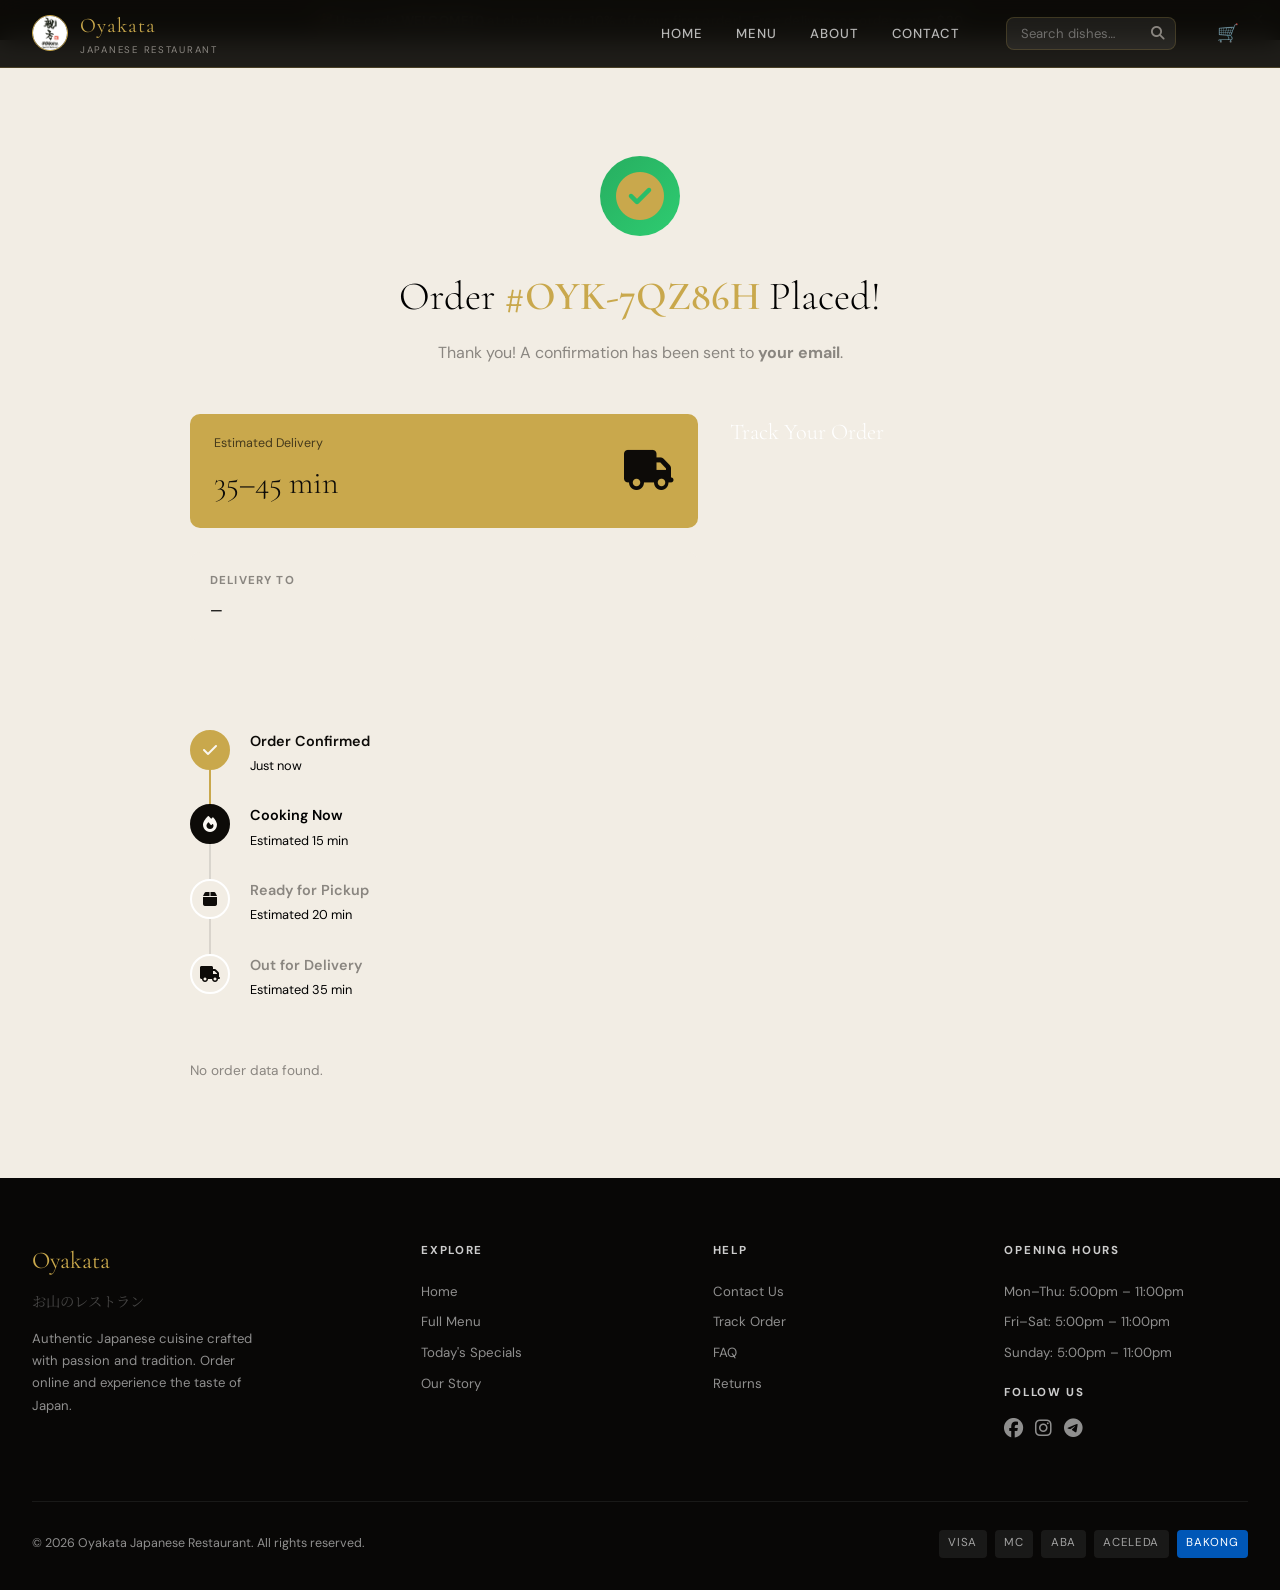
<file: confirmation.html>
<!DOCTYPE html>
<html lang="en">
<head>
  <meta charset="UTF-8">
  <meta name="viewport" content="width=device-width, initial-scale=1.0">
  <title>Order Confirmed — Oyakata</title>
  <link rel="stylesheet" href="style.css">
  <link rel="stylesheet" href="https://cdnjs.cloudflare.com/ajax/libs/font-awesome/6.5.2/css/all.min.css" integrity="sha512-SnH5WK+bZxgPHs44uWIX+LLJAJ9/2PkPKZ5QiAj6Ta86w+fsb2TkcmfRyVX3pBnMFcV7oQPJkl9QevSCWr3W6A==" crossorigin="anonymous" referrerpolicy="no-referrer" />
  <style>
    .summary-title { font-family: var(--font-disp);color:black; font-size: 1.2rem; font-weight: 400; margin-bottom: 1.25rem; }
    .summary-item { display: flex; color:black; justify-content: space-between; font-size: 0.87rem; margin-bottom: 0.6rem; }
    .summary-divider { border: none; border-top: 1px solid rgba(0,0,0,0.07); margin: 0.75rem 0; }
    .summary-row { display: flex; justify-content: space-between; font-size: 0.85rem; color: var(--mist); margin-bottom: 0.4rem; }
    .summary-total { display: flex; justify-content: space-between; font-size: 1rem; font-weight: 700; color: var(--ink); padding-top: 0.55rem; border-top: 1px solid rgba(0,0,0,0.07); margin-top: 0.4rem; }
    #order-items .order-summary { background: #fff; border-radius: var(--radius); border: 1px solid rgba(0,0,0,0.07); padding: 1.75rem; }
    .confirm-title{ color:black}
    .confirmation-page {
      padding: calc(var(--nav-h) + 3rem) 0 6rem;
      min-height: 100vh;
      background: var(--cream);
    }
    .tracking-steps {
      display: flex; flex-direction: column; gap: 0;
      margin: 2rem 0;
    }
    .track-step {
      display: flex; align-items: flex-start; gap: 1.25rem;
      padding-bottom: 1.75rem;
      position: relative;
    }
    .track-step:not(:last-child)::before {
      content: '';
      position: absolute; left: 19px; top: 40px;
      width: 2px; height: calc(100% - 20px);
      background: rgba(0,0,0,0.1);
    }
    .track-step.done::before { background: var(--gold); }
    .track-dot {
      width: 40px; height: 40px; flex-shrink: 0;
      border-radius: 50%;
      background: var(--cream);
      border: 2px solid rgb(255, 255, 255);
      display: flex; align-items: center; justify-content: center;
      font-size: 1rem;
      position: relative; z-index: 1;
    }
    .track-step.done .track-dot { background: var(--gold); border-color: var(--gold); }
    .track-step.active .track-dot { background: var(--ink); border-color: var(--ink); animation: trackPulse 1.5s ease-in-out infinite; }
    @keyframes trackPulse { 0%,100%{ box-shadow:0 0 0 0 rgba(13,11,8,0.3)} 50%{box-shadow:0 0 0 10px rgba(13,11,8,0)} }
    .track-info h4 { font-size: 0.9rem; color:black; font-weight: 600; margin-bottom: 0.2rem; }
    .track-info p { font-size: 0.8rem; color: black; }
    .track-step.done .track-info h4 { color: var(--ink); }
    .track-step:not(.done):not(.active) .track-info h4 { color: var(--mist); }
    .eta-bar {
      background: var(--gold);
      color: var(--ink);
      border-radius: 10px;
      padding: 1.25rem 1.5rem;
      display: flex; align-items: center; justify-content: space-between;
      margin-bottom: 1.5rem;
      font-weight: 600;
    }
    .eta-label { font-size: 0.78rem; opacity: 0.7; font-weight: 400; display: block; margin-bottom: 0.2rem; }
    .eta-time { font-family: var(--font-disp); font-size: 2rem; font-weight: 300; }
    .eta-icon { font-size: 2.5rem; }

    .confirmation-layout { display: grid; grid-template-columns: 1fr 360px; gap: 2rem; align-items: start; max-width: 900px; margin: 0 auto; }
    @media(max-width:768px){ .confirmation-layout{ grid-template-columns:1fr; } }
  </style>
</head>
<body class="page-enter">
<div id="cart-slot"></div>
<div class="page-wrapper">
<div id="alert-slot"></div>
<div id="nav-slot"></div>

<main class="confirmation-page">
  <div class="container">
    <div style="max-width:900px;margin:0 auto">
      
      <div style="text-align:center;margin-bottom:3rem">
        <div class="confirm-icon"><i class="fa-solid fa-check-circle" style="color: var(--gold); font-size: 3rem;"></i></div>
        <h1 class="confirm-title">Order <span class="confirm-num" id="order-num">#OYK-XXXXXX</span> Placed!</h1>
        <p style="color:var(--mist);max-width:420px;margin:.75rem auto 0">Thank you! A confirmation has been sent to <strong id="order-email">your email</strong>.</p>
      </div>

      <div class="confirmation-layout">
        
        <div>
          
          <div class="eta-bar">
            <div>
              <span class="eta-label">Estimated Delivery</span>
              <div class="eta-time" id="eta-time">35–45 min</div>
            </div>
            <div class="eta-icon"><i class="fa-solid fa-truck" style="color: var(--ink);"></i></div>
          </div>


            <div class="confirm-box" style="color:black; margin-bottom:1.5rem">
              <h5>Delivery To</h5>
              <p id="conf-name">Loading…</p>
            </div>
          </div>

          
          <h3 style="font-family:var(--font-disp);font-size:1.4rem;font-weight:300;margin-bottom:1rem">Track Your Order</h3>
          <div class="tracking-steps">
            <div class="track-step done">
              <div class="track-dot"><i class="fa-solid fa-check" style="color: var(--paper);"></i></div>
              <div class="track-info">
                <h4>Order Confirmed</h4>
                <p>Just now</p>
              </div>
            </div>
            <div class="track-step active">
              <div class="track-dot"><i class="fa-solid fa-fire" style="color: var(--paper);"></i></div>
              <div class="track-info">
                <h4>Cooking Now</h4>
                <p>Estimated 15 min</p>
              </div>
            </div>
            <div class="track-step">
              <div class="track-dot"><i class="fa-solid fa-box" style="color: var(--ink);"></i></div>
              <div class="track-info">
                <h4>Ready for Pickup</h4>
                <p>Estimated 20 min</p>
              </div>
            </div>
            <div class="track-step">
              <div class="track-dot"><i class="fa-solid fa-truck" style="color: var(--ink);"></i></div>
              <div class="track-info">
                <h4>Out for Delivery</h4>
                <p>Estimated 35 min</p>
              </div>
            </div>
          </div>
        </div>

        
        <div id="order-items"></div>
      </div>
    </div>
  </div>
</main>

<div id="footer-slot"></div>

<script src="layout.js"></script>
<script src="app.js"></script>
<script>
  document.getElementById('alert-slot').innerHTML = renderAlert();
  document.getElementById('nav-slot').innerHTML = renderNav();
  document.getElementById('cart-slot').innerHTML = renderCart();
  document.getElementById('footer-slot').innerHTML = renderFooter();

  // FIX: read real order data from sessionStorage (set by checkout.html)
  const orderData = JSON.parse(sessionStorage.getItem('oyakata_order') || 'null');

  if (orderData) {
    document.getElementById('order-num').textContent = '#' + orderData.id;
    document.getElementById('conf-name').textContent = orderData.name;
    if (orderData.email) {
      document.getElementById('order-email').textContent = orderData.email;
    }
    if (orderData.type === 'pickup') {
      document.getElementById('eta-time').textContent = '20 min';
      const etaIcon = document.querySelector('.eta-icon i');
      if (etaIcon) { etaIcon.className = 'fa-solid fa-bag-shopping'; }
    }

    const cart = orderData.items || [];
    let subtotal = cart.reduce((s, i) => s + i.price * i.qty, 0);
    const tax = subtotal * 0.08;
    const delivery = orderData.type === 'pickup' ? 0 : (subtotal >= 30 ? 0 : 3.99);
    const total = subtotal + tax + delivery;

    document.getElementById('order-items').innerHTML = `
      <div class="order-summary">
        <div class="summary-title">Order Summary</div>
        ${cart.map(item => `
          <div class="summary-item">
            <div>${item.name} <span style="color:var(--mist)">×${item.qty}</span></div>
            <div>$${(item.price * item.qty).toFixed(2)}</div>
          </div>`).join('')}
        <hr class="summary-divider">
        <div class="summary-row"><span>Subtotal</span><span>$${subtotal.toFixed(2)}</span></div>
        <div class="summary-row"><span>Tax (8%)</span><span>$${tax.toFixed(2)}</span></div>
        <div class="summary-row"><span>Delivery</span><span>${delivery === 0 ? '<span style="color:#27ae60">Free</span>' : '$' + delivery.toFixed(2)}</span></div>
        <div class="summary-total"><span>Total</span><span>$${total.toFixed(2)}</span></div>
      </div>
    `;
    
    showToast('Purchase completed! 🎉 Thank you!');
  } else {
    // Fallback if arriving directly without placing an order
    document.getElementById('order-num').textContent = '#OYK-' + Math.random().toString(36).substr(2,6).toUpperCase();
    document.getElementById('conf-name').textContent = '—';
    document.getElementById('order-items').innerHTML = '<p style="color:var(--mist);font-size:.85rem">No order data found.</p>';
  }

  // Tracking animation
  const steps = document.querySelectorAll('.track-step');
  let currentStep = 1;
  const progress = setInterval(() => {
    if (currentStep < steps.length) {
      steps[currentStep - 1].classList.remove('active');
      steps[currentStep - 1].classList.add('done');
      if (steps[currentStep]) steps[currentStep].classList.add('active');
      currentStep++;
    } else {
      clearInterval(progress);
    }
  }, 5000);
</script>
</div>
</body>
</html>
</file>
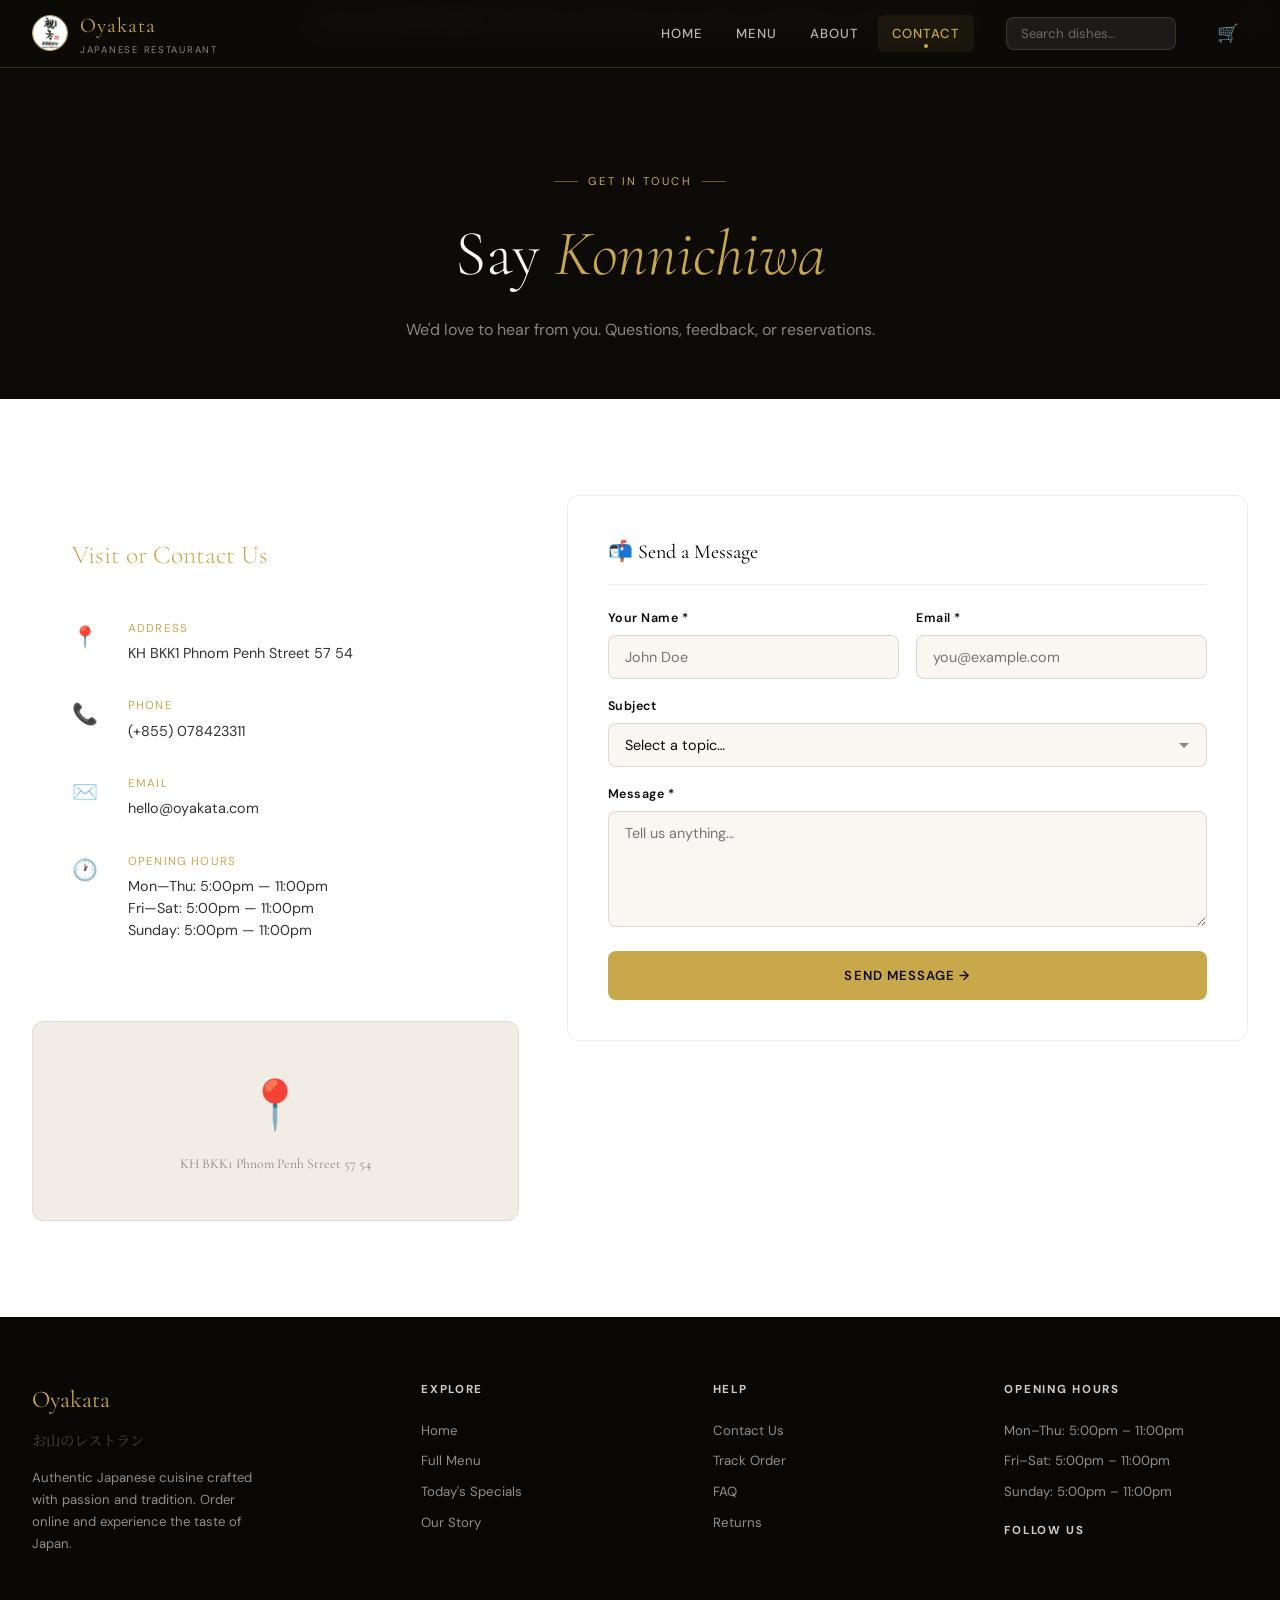
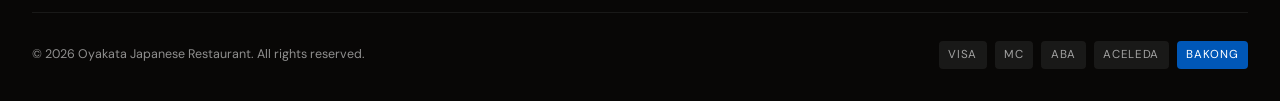
<file: contact.html>
<!DOCTYPE html>
<html lang="en">
<head>
  <meta charset="UTF-8">
  <meta name="viewport" content="width=device-width, initial-scale=1.0">
  <title>Contact — Oyakata</title>
  <link rel="stylesheet" href="style.css">
  <style>
    .contact-hero {
      background: var(--ink);
      padding: calc(var(--nav-h) + 3.5rem) 0 3.5rem;
      text-align: center;
    }
    .contact-hero h1 { font-family: var(--font-disp); font-size: clamp(2.5rem,5vw,4rem); font-weight: 300; color: var(--paper); }
    .contact-hero em { color: var(--gold); font-style: italic; }
    .contact-hero p { color: rgba(255,255,255,0.5); margin-top: .75rem; }

    .contact-layout { display: grid; grid-template-columns: 1fr 1.4fr; gap: 3rem; align-items: start; }
    .contact-info-card { background: var(--ink); background-color: rgb(255, 255, 255); border-radius: var(--radius); padding: 2.5rem; }
    .contact-info-title { font-family: var(--font-disp); font-size: 1.6rem; font-weight: 300; color: var(--gold); margin-bottom: 1.75rem; }
    .contact-detail { display: flex; gap: 1rem; align-items: flex-start; padding: 1rem 0; border-bottom: 1px solid rgba(255,255,255,0.08); }
    .contact-detail:last-child { border-bottom: none; }
    .contact-detail-icon { font-size: 1.3rem; flex-shrink: 0; width: 40px; }
    .contact-detail-label { font-size: 0.72rem; letter-spacing: 0.1em; text-transform: uppercase; color: var(--gold); margin-bottom: 0.3rem; }
    .contact-detail-val { font-size: 0.9rem; color: rgba(0, 0, 0, 0.8); line-height: 1.5; }

    .map-placeholder {
      background: var(--cream);
      border-radius: var(--radius);
      height: 200px;
      display: flex; align-items: center; justify-content: center;
      font-size: 3rem;
      border: 1px solid rgba(0,0,0,0.07);
      margin-top: 1.5rem;
      color: var(--mist);
      font-family: var(--font-disp);
      flex-direction: column;
      gap: .5rem;
    }
    .map-placeholder span { font-size: .85rem; }
    .contact-form-card { background: #fff; border-radius: var(--radius); border: 1px solid rgba(0,0,0,0.07); padding: 2.5rem; }
    .submit-success { display: none; text-align: center; padding: 2rem; }
    .submit-success .icon { font-size: 3rem; margin-bottom: 1rem; }

    @media (max-width: 768px) { .contact-layout { grid-template-columns: 1fr; } }
  </style>
</head>
<body class="page-enter">
<div id="cart-slot"></div>
<div class="page-wrapper">
<div id="alert-slot"></div>
<div id="nav-slot"></div>

<div class="contact-hero">
  <div class="container">
    <div class="section-label" style="justify-content:center;color:var(--gold);margin-bottom:.75rem">Get In Touch</div>
    <h1>Say <em>Konnichiwa</em></h1>
    <p>We'd love to hear from you. Questions, feedback, or reservations.</p>
  </div>
</div>

<section class="section">
  <div class="container">
    <div class="contact-layout">
      
      <div>
        <div class="contact-info-card reveal">
          <div class="contact-info-title">Visit or Contact Us</div>
          <div class="contact-detail">
            <div class="contact-detail-icon">📍</div>
            <div>
              <div class="contact-detail-label">Address</div>
              <div class="contact-detail-val">KH BKK1 Phnom Penh Street 57 54</div>
            </div>
          </div>
          <div class="contact-detail">
            <div class="contact-detail-icon">📞</div>
            <div>
              <div class="contact-detail-label">Phone</div>
              <div class="contact-detail-val">(+855) 078423311</div>
            </div>
          </div>
          <div class="contact-detail">
            <div class="contact-detail-icon">✉️</div>
            <div>
              <div class="contact-detail-label">Email</div>
              <div class="contact-detail-val">hello@oyakata.com</div>
            </div>
          </div>
          <div class="contact-detail">
            <div class="contact-detail-icon">🕐</div>
            <div>
              <div class="contact-detail-label">Opening Hours</div>
              <div class="contact-detail-val">
                Mon—Thu: 5:00pm — 11:00pm<br>
                Fri—Sat: 5:00pm — 11:00pm<br>
                Sunday: 5:00pm — 11:00pm
              </div>
            </div>
          </div>
        </div>
        <div class="map-placeholder reveal reveal-delay-2">
          📍
          <span>KH BKK1 Phnom Penh Street 57 54</span>
        </div>
      </div>

      
      <div class="contact-form-card reveal reveal-delay-1">
        <div class="form-section-title" style="border-bottom:1px solid rgba(0,0,0,.07); color:black; padding-bottom:1rem;margin-bottom:1.5rem">📬 Send a Message</div>

        <div id="contact-form">
          <div class="form-grid form-grid-2" style="margin-bottom:1.1rem">
            <div class="form-group">
              <label class="form-label" for="c-name">Your Name *</label>
              <input class="form-input" id="c-name" type="text" placeholder="John Doe">
              <span class="form-error" id="err-c-name">Please enter your name.</span>
            </div>
            <div class="form-group">
              <label class="form-label" for="c-email">Email *</label>
              <input class="form-input" id="c-email" type="email" placeholder="you@example.com">
              <span class="form-error" id="err-c-email">Please enter a valid email.</span>
            </div>
          </div>
          <div class="form-group" style="margin-bottom:1.1rem">
            <label class="form-label" for="c-subject">Subject</label>
            <select class="form-input form-select" id="c-subject">
              <option value="">Select a topic…</option>
              <option>Order Enquiry</option>
              <option>Reservation</option>
              <option>Feedback</option>
              <option>Catering</option>
              <option>Other</option>
            </select>
          </div>
          <div class="form-group" style="margin-bottom:1.5rem">
            <label class="form-label" for="c-message">Message *</label>
            <textarea class="form-input" id="c-message" rows="5" placeholder="Tell us anything…" style="resize:vertical"></textarea>
            <span class="form-error" id="err-c-message">Please enter your message.</span>
          </div>
          <button class="btn btn-primary btn-full" id="contact-submit" onclick="submitContact()">Send Message →</button>
        </div>

        <div class="submit-success" id="submit-success">
          <div class="icon">✉️</div>
          <h3 style="font-family:var(--font-disp);font-weight:300;font-size:1.6rem;margin-bottom:.5rem">Message Sent!</h3>
          <p style="color:var(--mist)">We'll get back to you within 24 hours. Arigato! 🙏</p>
          <button class="btn btn-dark btn-sm" style="margin-top:1.25rem" onclick="resetForm()">Send Another</button>
        </div>
      </div>
    </div>
  </div>
</section>

<div id="footer-slot"></div>

<script src="layout.js"></script>
<script src="app.js"></script>
<script>
  document.getElementById('alert-slot').innerHTML = renderAlert();
  document.getElementById('nav-slot').innerHTML = renderNav();
  document.getElementById('cart-slot').innerHTML = renderCart();
  document.getElementById('footer-slot').innerHTML = renderFooter();

  function submitContact() {
    const notEmpty = v => v.length > 0;
    const isEmail = v => /^[^\s@]+@[^\s@]+\.[^\s@]+$/.test(v);

    let ok = true;
    ['c-name','c-message'].forEach(id => {
      const el = document.getElementById(id);
      const err = document.getElementById('err-' + id);
      const valid = notEmpty(el.value.trim());
      el.classList.toggle('error', !valid);
      err.classList.toggle('visible', !valid);
      if (!valid) ok = false;
    });
    const emailEl = document.getElementById('c-email');
    const emailErr = document.getElementById('err-c-email');
    const emailOk = isEmail(emailEl.value.trim());
    emailEl.classList.toggle('error', !emailOk);
    emailErr.classList.toggle('visible', !emailOk);
    if (!emailOk) ok = false;

    if (!ok) return;

    const btn = document.getElementById('contact-submit');
    btn.textContent = 'Sending…';
    btn.disabled = true;

    setTimeout(() => {
      showToast('Message sent successfully! ✓ 📬');
      document.getElementById('contact-form').style.display = 'none';
      document.getElementById('submit-success').style.display = 'block';
    }, 1200);
  }

  function resetForm() {
    document.getElementById('contact-form').style.display = 'block';
    document.getElementById('submit-success').style.display = 'none';
    document.getElementById('contact-submit').textContent = 'Send Message →';
    document.getElementById('contact-submit').disabled = false;
    ['c-name','c-email','c-message'].forEach(id => {
      document.getElementById(id).value = '';
      document.getElementById(id).classList.remove('error');
    });
    document.getElementById('c-subject').value = '';
  }
</script>
</div>
</body>
</html>
</file>
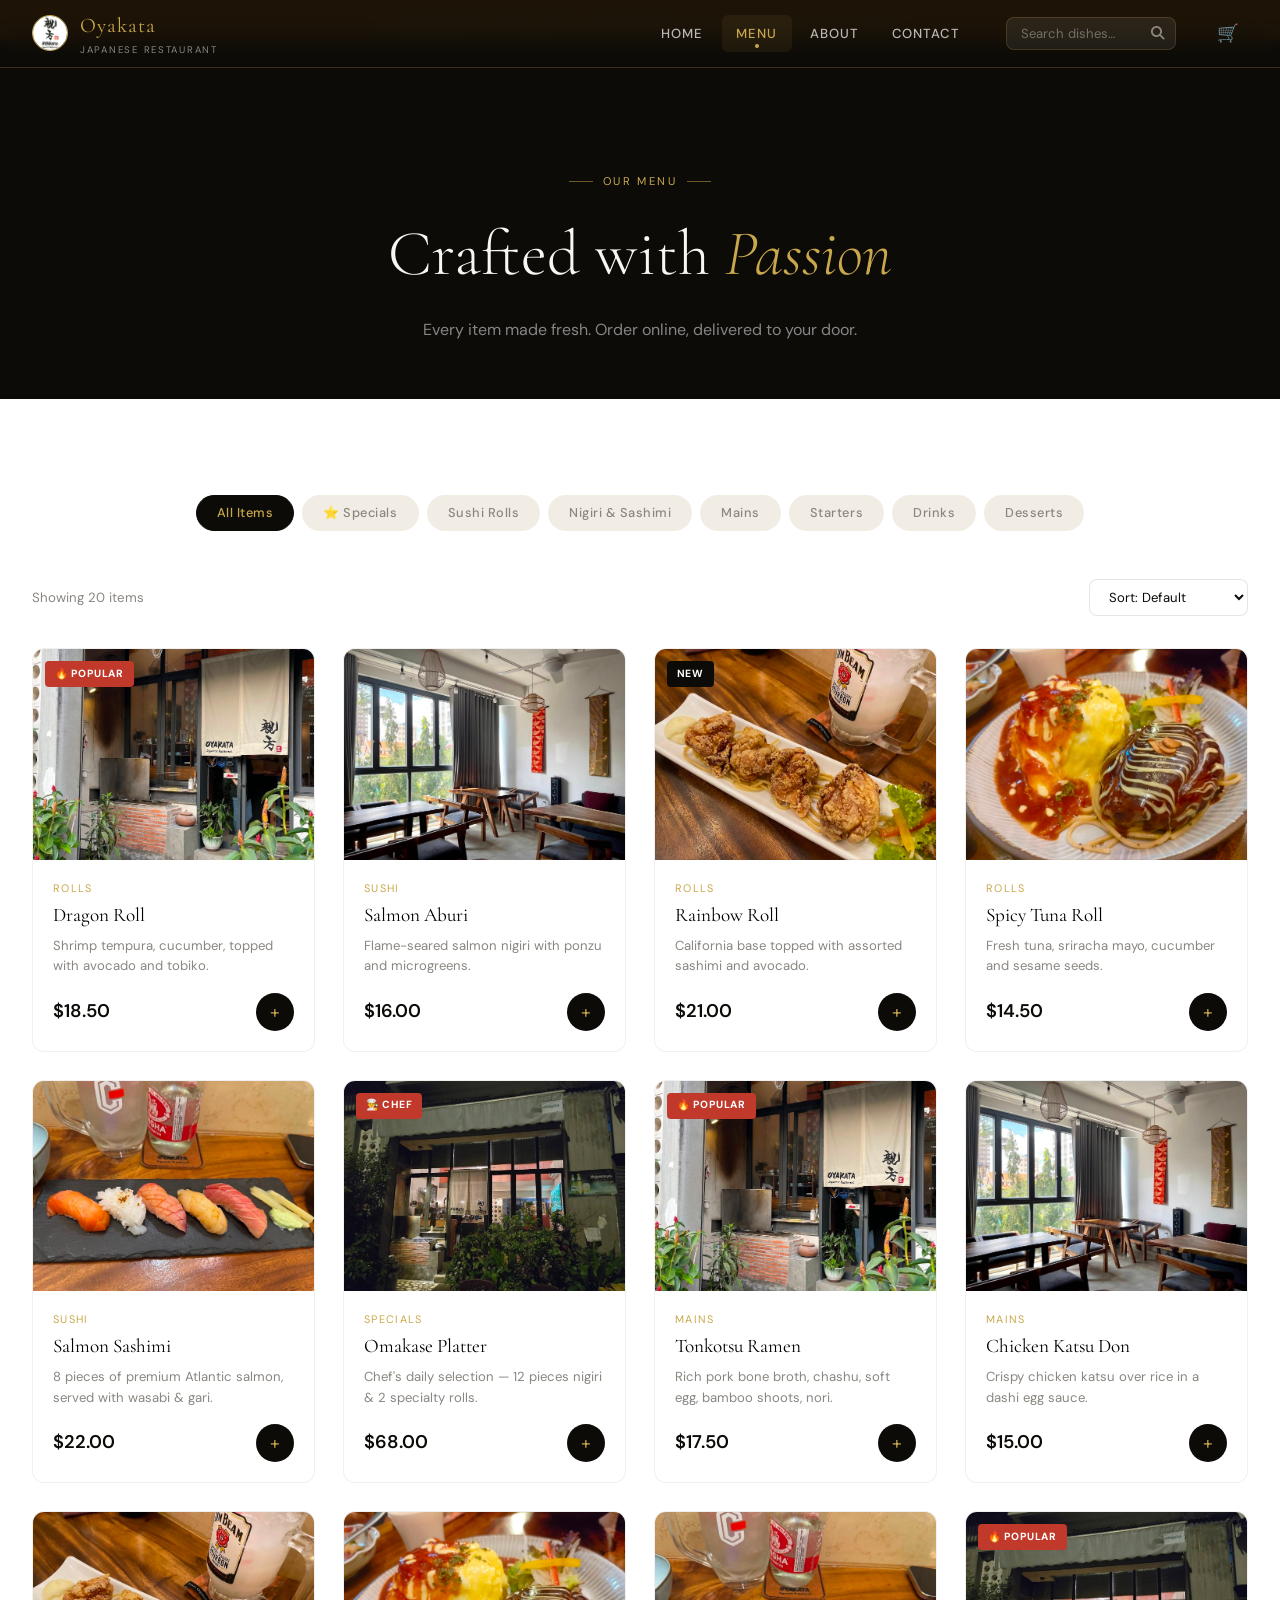
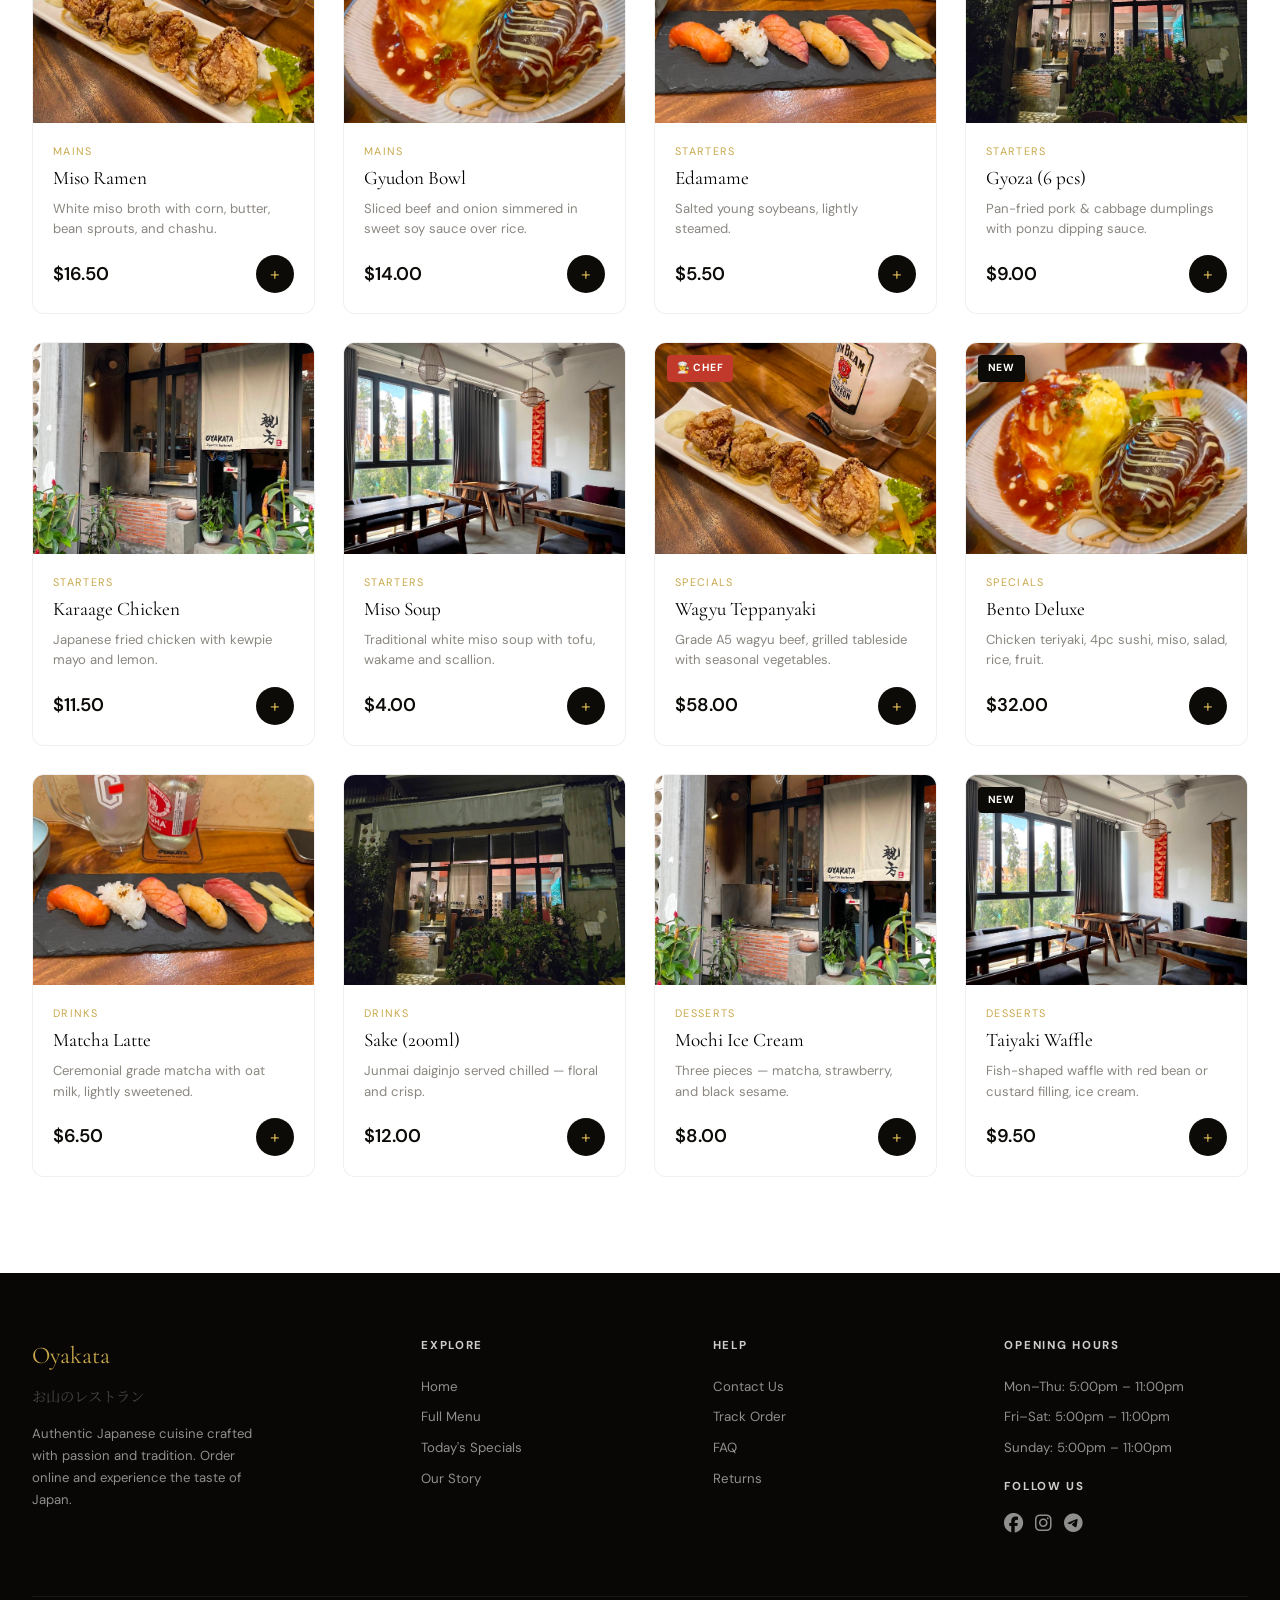
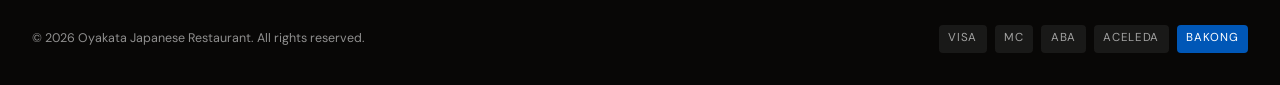
<file: menu.html>
<!DOCTYPE html>
<html lang="en">
<head>
  <meta charset="UTF-8">
  <meta name="viewport" content="width=device-width, initial-scale=1.0">
  <title>Menu — Oyakata Japanese Restaurant</title>
  <link rel="stylesheet" href="style.css">
  <link rel="stylesheet" href="https://cdnjs.cloudflare.com/ajax/libs/font-awesome/6.5.2/css/all.min.css" integrity="sha512-SnH5WK+bZxgPHs44uWIX+LLJAJ9/2PkPKZ5QiAj6Ta86w+fsb2TkcmfRyVX3pBnMFcV7oQPJkl9QevSCWr3W6A==" crossorigin="anonymous" referrerpolicy="no-referrer" />
  <style>
    .menu-hero {
      background: var(--ink);
      padding: calc(var(--nav-h) + 3.5rem) 0 3.5rem;
      text-align: center;
    }
    .menu-hero h1 {
      font-family: var(--font-disp);
      font-size: clamp(2.5rem,5vw,4rem);
      font-weight: 300;
      color: var(--paper);
    }
    .menu-hero p { color: rgba(255,255,255,0.5); margin-top: 0.75rem; }
    .menu-hero em { color: var(--gold); font-style: italic; }

    .sort-bar {
      display: flex; align-items: center; justify-content: space-between;
      margin-bottom: 2rem; flex-wrap: wrap; gap: 1rem;
    }
    .result-count { font-size: 0.83rem; color: var(--mist); }
    .sort-select {
      padding: 0.5rem 0.9rem; border: 1.5px solid rgba(0,0,0,0.1);
      border-radius: 8px; font-size: 0.82rem; font-family: var(--font-body);
      background: #fff; color: var(--ink); outline: none; cursor: pointer;
    }

    .no-results {
      text-align: center; padding: 5rem 2rem; color: var(--mist);
      display: none;
    }
    .no-results .emoji { font-size: 3rem; margin-bottom: 1rem; }
  </style>
</head>
<body class="page-enter">
<div id="cart-slot"></div>
<div class="page-wrapper">

<div id="alert-slot"></div>
<div id="nav-slot"></div>

<div class="menu-hero">
  <div class="container">
    <div class="section-label" style="justify-content:center;color:var(--gold);margin-bottom:.75rem">Our Menu</div>
    <h1>Crafted with <em>Passion</em></h1>
    <p>Every item made fresh. Order online, delivered to your door.</p>
  </div>
</div>

<section class="section">
  <div class="container">
    <div class="product-filters" id="filter-bar"></div>
    <div class="sort-bar">
      <div class="result-count" id="result-count">Showing all items</div>
      <select class="sort-select" id="sort-select">
        <option value="default">Sort: Default</option>
        <option value="price-asc">Price: Low → High</option>
        <option value="price-desc">Price: High → Low</option>
        <option value="name">Name: A → Z</option>
      </select>
    </div>
    <div class="product-grid" id="product-grid"></div>
    <div class="no-results" id="no-results">
      <div class="emoji">🍽️</div>
      <p>No dishes found. Try a different search or category.</p>
    </div>
  </div>
</section>

<div id="footer-slot"></div>

<script src="layout.js"></script>
<script src="app.js"></script>
<script src="products.js"></script>
<script>
  document.getElementById('alert-slot').innerHTML = renderAlert();
  document.getElementById('alert-slot').innerHTML = `
    <div class="site-alert warn" id="site-alert" role="alert">
      <span>⚡ <strong>Flash Sale:</strong> Chef's Specials are 15% off today only — add them to your cart now!</span>
      <button class="site-alert-close" onclick="document.getElementById('site-alert').style.display='none'" aria-label="Dismiss">✕</button>
    </div>
  `;
  document.getElementById('nav-slot').innerHTML = renderNav();
  document.getElementById('cart-slot').innerHTML = renderCart();
  document.getElementById('footer-slot').innerHTML = renderFooter();

  // ── URL params ──
  const params = new URLSearchParams(location.search);
  let activeCat = params.get('cat') || 'all';
  let searchQ = params.get('search') || '';

  // Pre-fill search input
  if (searchQ) {
    const si = document.querySelector('.nav-search-input');
    if (si) si.value = searchQ;
  }

  // ── Build filters ──
  const filterBar = document.getElementById('filter-bar');
  CATEGORIES.forEach(cat => {
    const btn = document.createElement('button');
    btn.className = 'filter-btn' + (cat.id === activeCat ? ' active' : '');
    btn.textContent = cat.label;
    btn.dataset.cat = cat.id;
    btn.addEventListener('click', () => {
      activeCat = cat.id;
      searchQ = '';
      const si = document.querySelector('.nav-search-input');
      if (si) si.value = '';
      filterBar.querySelectorAll('.filter-btn').forEach(b => b.classList.toggle('active', b.dataset.cat === activeCat));
      renderGrid();
    });
    filterBar.appendChild(btn);
  });

  // Search from nav
  document.addEventListener('DOMContentLoaded', () => {
    const si = document.querySelector('.nav-search-input');
    if (si) si.addEventListener('input', e => { searchQ = e.target.value.trim().toLowerCase(); renderGrid(); });
  });

  // Sort
  document.getElementById('sort-select').addEventListener('change', renderGrid);

  // ── Render ──
  function renderGrid() {
    const sortVal = document.getElementById('sort-select').value;
    let items = PRODUCTS.filter(p => {
      const catMatch = activeCat === 'all' || p.category === activeCat;
      const searchMatch = !searchQ || p.name.toLowerCase().includes(searchQ) || p.desc.toLowerCase().includes(searchQ) || p.category.toLowerCase().includes(searchQ);
      return catMatch && searchMatch;
    });

    if (sortVal === 'price-asc') items.sort((a,b) => a.price - b.price);
    else if (sortVal === 'price-desc') items.sort((a,b) => b.price - a.price);
    else if (sortVal === 'name') items.sort((a,b) => a.name.localeCompare(b.name));

    const grid = document.getElementById('product-grid');
    const noResults = document.getElementById('no-results');
    const countEl = document.getElementById('result-count');

    countEl.textContent = `Showing ${items.length} item${items.length !== 1 ? 's' : ''}`;

    if (items.length === 0) {
      grid.innerHTML = '';
      noResults.style.display = 'block';
      return;
    }
    noResults.style.display = 'none';

    const badgeLabel = { popular: '🔥 Popular', new: 'New', chef: '👨‍🍳 Chef', null: '' };

    grid.innerHTML = items.map((p, i) => `
      <div class="product-card reveal reveal-delay-${(i%4)+1}">
        <div class="product-img-wrap">
          <img src="${p.img}" alt="${p.name}" loading="lazy" onerror="this.src='https://placehold.co/320x240/f2ede4/8a8680?text=🍣'">
          ${p.badge ? `<span class="product-badge ${p.badge === 'new' ? 'new' : ''}">${badgeLabel[p.badge]}</span>` : ''}
          <div class="product-quick-add" onclick="addToCart({id:${p.id},name:'${p.name.replace(/'/g,"\\'")}',price:${p.price},img:'${p.img}'})">
            <i class="fa-solid fa-plus"></i> Add to Cart
          </div>
        </div>
        <div class="product-body">
          <div class="product-category">${p.category}</div>
          <div class="product-name">${p.name}</div>
          <div class="product-desc">${p.desc}</div>
          <div class="product-footer">
            <div class="product-price">$${p.price.toFixed(2)}</div>
            <button class="add-btn" onclick="addToCart({id:${p.id},name:'${p.name.replace(/'/g,"\\'")}',price:${p.price},img:'${p.img}'})" aria-label="Add ${p.name} to cart">+</button>
          </div>
        </div>
      </div>
    `).join('');

    // re-run reveal observer for new cards
    setTimeout(() => {
      const els = grid.querySelectorAll('.reveal');
      const obs = new IntersectionObserver(entries => {
        entries.forEach(e => { if (e.isIntersecting) { e.target.classList.add('visible'); obs.unobserve(e.target); } });
      }, { threshold: 0.08 });
      els.forEach(el => obs.observe(el));
    }, 50);
  }


  renderGrid();
</script>
</div>
</body>
</html>
</file>
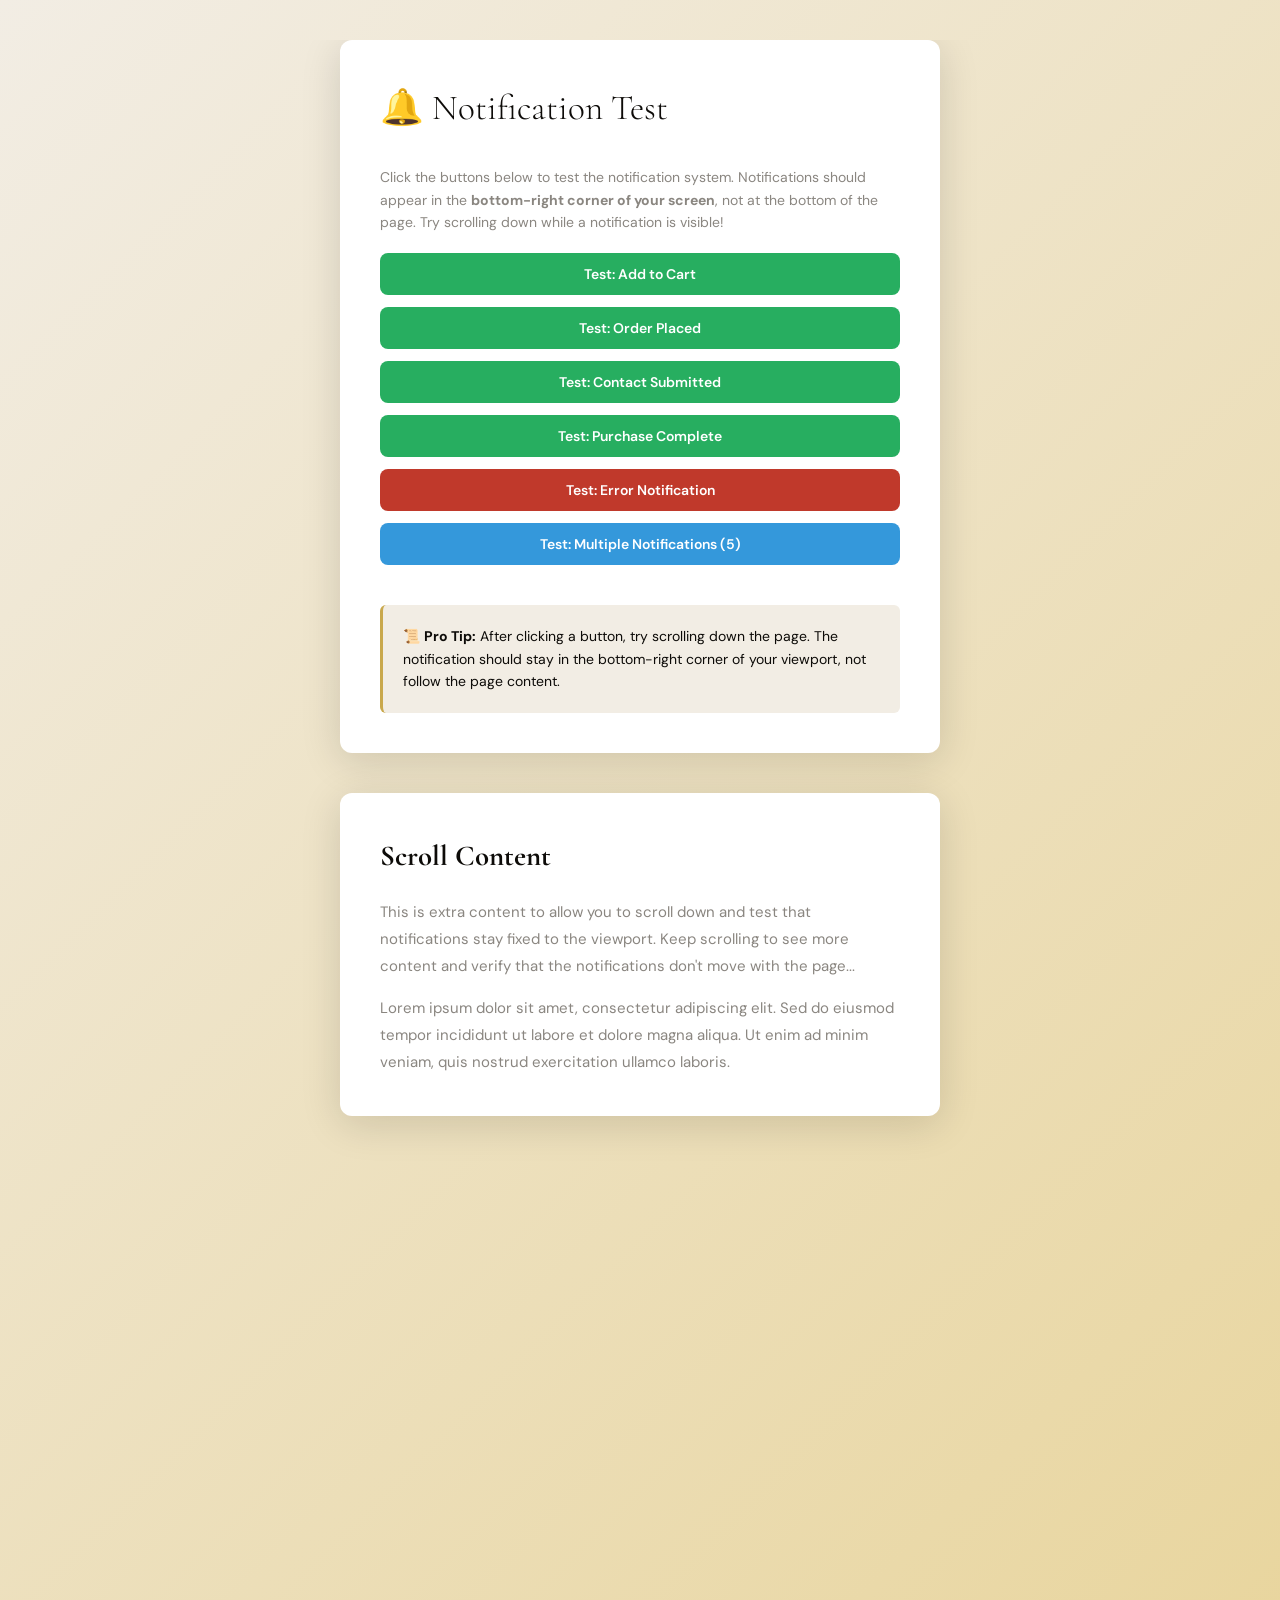
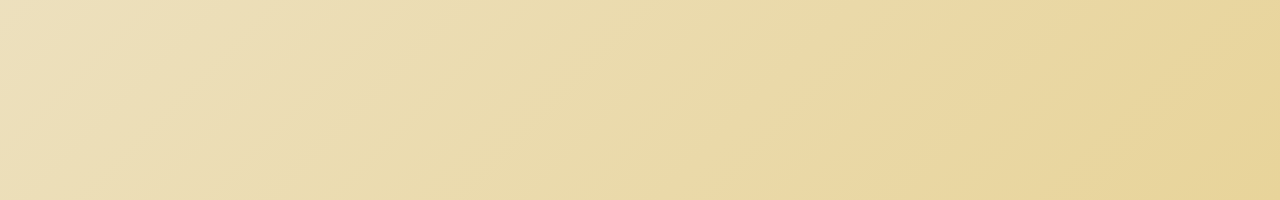
<file: test-notifications.html>
<!DOCTYPE html>
<html lang="en">
<head>
  <meta charset="UTF-8">
  <meta name="viewport" content="width=device-width, initial-scale=1.0">
  <title>Test Notifications</title>
  <link rel="stylesheet" href="style.css">
  <style>
    body {
      padding: 40px;
      background: linear-gradient(135deg, #f2ede4 0%, #e8d49a 100%);
      min-height: 200vh;
      font-family: 'DM Sans', sans-serif;
    }
    .test-container {
      max-width: 600px;
      margin: 0 auto;
      background: white;
      padding: 40px;
      border-radius: 12px;
      box-shadow: 0 8px 40px rgba(13, 11, 8, 0.14);
    }
    h1 {
      color: #0d0b08;
      margin-bottom: 30px;
      font-family: 'Cormorant Garamond', serif;
      font-size: 2.2rem;
      font-weight: 300;
    }
    .button-group {
      display: flex;
      flex-direction: column;
      gap: 12px;
    }
    button {
      padding: 12px 20px;
      border: none;
      border-radius: 8px;
      cursor: pointer;
      font-weight: 600;
      font-size: 14px;
      transition: all 0.2s;
    }
    .btn-success {
      background: #27ae60;
      color: white;
    }
    .btn-success:hover {
      background: #229954;
      transform: translateY(-2px);
      box-shadow: 0 4px 12px rgba(39, 174, 96, 0.3);
    }
    .btn-error {
      background: #c0392b;
      color: white;
    }
    .btn-error:hover {
      background: #a93226;
      transform: translateY(-2px);
      box-shadow: 0 4px 12px rgba(192, 57, 43, 0.3);
    }
    .btn-info {
      background: #3498db;
      color: white;
    }
    .btn-info:hover {
      background: #2980b9;
      transform: translateY(-2px);
      box-shadow: 0 4px 12px rgba(52, 152, 219, 0.3);
    }
    .test-description {
      color: #8a8680;
      font-size: 14px;
      margin-bottom: 20px;
      line-height: 1.6;
    }
    .scroll-indicator {
      margin-top: 40px;
      padding: 20px;
      background: #f2ede4;
      border-left: 3px solid #c9a84c;
      border-radius: 6px;
      color: #0d0b08;
      font-size: 14px;
    }
  </style>
</head>
<body>
<div class="page-wrapper">

<div class="test-container">
  <h1>🔔 Notification Test</h1>
  
  <p class="test-description">
    Click the buttons below to test the notification system. Notifications should appear in the <strong>bottom-right corner of your screen</strong>, not at the bottom of the page. Try scrolling down while a notification is visible!
  </p>

  <div class="button-group">
    <button class="btn-success" onclick="showToast('✓ Item added to cart! 🛒', 'success')">
      Test: Add to Cart
    </button>
    <button class="btn-success" onclick="showToast('✓ Order placed successfully! 🎉', 'success')">
      Test: Order Placed
    </button>
    <button class="btn-success" onclick="showToast('✓ Message sent! We\'ll get back to you soon 📬', 'success')">
      Test: Contact Submitted
    </button>
    <button class="btn-success" onclick="showToast('✓ Purchase completed! Thank you! 🎉', 'success')">
      Test: Purchase Complete
    </button>
    <button class="btn-error" onclick="showToast('✗ Something went wrong. Please try again.', 'error')">
      Test: Error Notification
    </button>
    <button class="btn-info" onclick="testMultipleNotifications()">
      Test: Multiple Notifications (5)
    </button>
  </div>

  <div class="scroll-indicator">
    📜 <strong>Pro Tip:</strong> After clicking a button, try scrolling down the page. The notification should stay in the bottom-right corner of your viewport, not follow the page content.
  </div>
</div>

<!-- Add lots of content for scrolling -->
<div style="height: 800px; margin-top: 40px;">
  <div style="background: white; padding: 40px; margin: 0 auto; max-width: 600px; border-radius: 12px; box-shadow: 0 8px 40px rgba(13, 11, 8, 0.14);">
    <h2 style="color: #0d0b08; font-family: 'Cormorant Garamond', serif; font-size: 1.8rem; margin-bottom: 20px;">Scroll Content</h2>
    <p style="color: #8a8680; line-height: 1.8; font-size: 15px;">
      This is extra content to allow you to scroll down and test that notifications stay fixed to the viewport. Keep scrolling to see more content and verify that the notifications don't move with the page...
    </p>
    <p style="color: #8a8680; line-height: 1.8; font-size: 15px; margin-top: 15px;">
      Lorem ipsum dolor sit amet, consectetur adipiscing elit. Sed do eiusmod tempor incididunt ut labore et dolore magna aliqua. Ut enim ad minim veniam, quis nostrud exercitation ullamco laboris.
    </p>
  </div>
</div>

<script src="app.js"></script>
<script>
  function testMultipleNotifications() {
    const messages = [
      '🛒 Ramen bowl added!',
      '🍣 Sushi platter added!',
      '🥢 Side dish added!'
    ];
    messages.forEach((msg, i) => {
      setTimeout(() => showToast(msg, 'success'), i * 500);
    });
  }
</script>

</div>
</div>
</body>
</html>
</file>
<file: style.css>
@import url('https://fonts.googleapis.com/css2?family=Cormorant+Garamond:ital,wght@0,300;0,400;0,600;1,300;1,400&family=DM+Sans:wght@300;400;500;600&family=Noto+Serif+JP:wght@300;400&display=swap');
:root {
  --ink: #0d0b08;
  --paper: #faf7f2;
  --cream: #f2ede4;
  --gold: #c9a84c;
  --gold-lt: #e8d49a;
  --red: #c0392b;
  --red-dk: #8b1a12;
  --mist: #8a8680;
  --border: rgba(201, 168, 76, 0.25);
  --shadow: 0 8px 40px rgba(13, 11, 8, 0.14);
  --shadow-lg: 0 24px 64px rgba(13, 11, 8, 0.22);
  --radius: 12px;
  --nav-h: 68px;
  --font-disp: 'Cormorant Garamond', serif;
  --font-body: 'DM Sans', sans-serif;
  --font-jp: 'Noto Serif JP', serif;
  --ease: cubic-bezier(0.4, 0, 0.2, 1);
  --ease-out: cubic-bezier(0, 0, 0.2, 1);
}


*,
*::before,
*::after {
  box-sizing: border-box;
  margin: 0;
  padding: 0;
}

html {
  scroll-behavior: smooth;
  margin: 0;
  padding: 0;
}


body {
  font-family: var(--font-body);
  background: #ffff;
  color: white;
  line-height: 1.6;
  -webkit-font-smoothing: antialiased;
}

/* Overflow-x is controlled by a wrapper div instead of html/body,
   because overflow-x: hidden on html or body breaks position:fixed —
   fixed elements become anchored to the scroll container, not the viewport. */
.page-wrapper {
  overflow-x: hidden;
}

img {
  display: block;
  max-width: 100%;
}

a {
  text-decoration: none;
  color: inherit;
}

button {
  cursor: pointer;
  font-family: var(--font-body);
  border: none;
  background: none;
}

input,
select,
textarea {
  font-family: var(--font-body);
}

ul {
  list-style: none;
}


/* page-enter is kept on <body> for class-name compatibility but the animation
   must NOT run on body itself — transform on body makes it the containing block
   for position:fixed elements, anchoring them to the page instead of the viewport.
   The fade-in is applied to .page-wrapper (a child of body) instead. */
.page-enter > .page-wrapper {
  animation: pageFadeIn 0.45s var(--ease-out) both;
}

@keyframes pageFadeIn {
  from {
    opacity: 0;
    transform: translateY(18px);
  }

  to {
    opacity: 1;
    transform: none;
  }
}


.nav {
  position: fixed;
  top: 0 !important;   
  left: 0;
  right: 0;
  margin-top: 0;       
  height: var(--nav-h);
  background: rgba(13, 11, 8, 0.92);
  backdrop-filter: blur(12px);
  -webkit-backdrop-filter: blur(12px);
  border-bottom: 1px solid var(--border);
  z-index: 1000;
  display: flex;
  align-items: center;
}


.nav-inner {
  width: 100%;
  max-width: 1280px;
  margin: 0 auto;
  padding: 0 2rem;
  display: flex;
  align-items: center;
  gap: 2rem;
}

.nav-logo {
  display: flex;
  align-items: center;
  gap: 0.75rem;
  flex-shrink: 0;
}

.nav-logo img {
  height: 36px;
  width: 36px;
  object-fit: cover;
  border-radius: 50%;
  border: 1px solid var(--gold);
}

.nav-logo-text {
  font-family: var(--font-disp);
  font-size: 1.3rem;
  color: var(--gold);
  letter-spacing: 0.05em;
}

.nav-logo-sub {
  font-size: 0.6rem;
  color: var(--mist);
  letter-spacing: 0.18em;
  text-transform: uppercase;
  display: block;
}

.nav-links {
  display: flex;
  align-items: center;
  gap: 0.25rem;
  margin-left: auto;
}

.nav-link {
  padding: 0.5rem 0.9rem;
  color: rgba(255, 255, 255, 0.7);
  font-size: 0.82rem;
  letter-spacing: 0.08em;
  text-transform: uppercase;
  font-weight: 500;
  border-radius: 6px;
  transition: color 0.2s, background 0.2s;
  position: relative;
}

.nav-link:hover,
.nav-link.active {
  color: var(--gold);
  background: rgba(201, 168, 76, 0.08);
}

.nav-link.active::after {
  content: '';
  position: absolute;
  bottom: 4px;
  left: 50%;
  transform: translateX(-50%);
  width: 4px;
  height: 4px;
  background: var(--gold);
  border-radius: 50%;
}


.nav-search {
  position: relative;
  display: flex;
  align-items: center;
}

.nav-search input {
  background: rgba(255, 255, 255, 0.07);
  border: 1px solid rgba(201, 168, 76, 0.2);
  border-radius: 8px;
  color: #fff;
  padding: 0.45rem 2.2rem 0.45rem 0.9rem;
  font-size: 0.82rem;
  width: 170px;
  outline: none;
  transition: border-color 0.2s, width 0.3s var(--ease), background 0.2s;
}

.nav-search input::placeholder {
  color: rgba(255, 255, 255, 0.35);
}

.nav-search input:focus {
  border-color: var(--gold);
  background: rgba(255, 255, 255, 0.10);
  width: 220px;
}

.nav-search-icon {
  position: absolute;
  right: 0.7rem;
  color: var(--mist);
  pointer-events: none;
  font-size: 0.85rem;
}


.nav-cart {
  position: relative;
  width: 40px;
  height: 40px;
  display: flex;
  align-items: center;
  justify-content: center;
  border-radius: 8px;
  color: rgba(255, 255, 255, 0.8);
  font-size: 1.1rem;
  transition: color 0.2s, background 0.2s;
}

.nav-cart:hover {
  color: var(--gold);
  background: rgba(201, 168, 76, 0.08);
}

.cart-badge {
  position: absolute;
  top: 4px;
  right: 4px;
  background: var(--red);
  color: #fff;
  font-size: 0.6rem;
  font-weight: 700;
  width: 16px;
  height: 16px;
  border-radius: 50%;
  display: flex;
  align-items: center;
  justify-content: center;
  opacity: 0;
  transform: scale(0);
  transition: opacity 0.2s, transform 0.2s;
}

.cart-badge.visible {
  opacity: 1;
  transform: scale(1);
}


.nav-hamburger {
  display: none;
  flex-direction: column;
  gap: 5px;
  width: 28px;
  padding: 4px;
}

.nav-hamburger span {
  display: block;
  height: 2px;
  background: rgba(255, 255, 255, 0.8);
  border-radius: 2px;
  transition: transform 0.3s, opacity 0.3s;
}


.mobile-nav {
  position: fixed;
  top: var(--nav-h);
  right: 0;
  bottom: 0;
  width: 260px;
  background: rgba(13, 11, 8, 0.97);
  backdrop-filter: blur(12px);
  z-index: 999;
  transform: translateX(100%);
  transition: transform 0.4s var(--ease);
  padding: 2rem;
  display: none;
  flex-direction: column;
  gap: 0.5rem;
}

.mobile-nav.open {
  transform: translateX(0);
}

.mobile-nav-link {
  display: block;
  padding: 1rem 0.5rem;
  color: rgba(255, 255, 255, 0.75);
  font-size: 1.2rem;
  border-bottom: 1px solid var(--border);
  transition: color 0.2s;
}

.mobile-nav-link:hover {
  color: var(--gold);
}


#toast-container {
  position: fixed !important;
  bottom: 20px !important;
  right: 20px !important;
  z-index: 10000 !important;
  display: flex !important;
  flex-direction: column-reverse !important;
  gap: 12px !important;
  pointer-events: none !important;
  font-family: var(--font-body) !important;
}

.toast {
  background: var(--ink);
  color: #fff;
  padding: 12px 16px;
  padding-right: 8px;
  border-radius: 8px;
  border-left: 4px solid var(--gold);
  font-size: 14px;
  box-shadow: 0 12px 48px rgba(13, 11, 8, 0.35);
  animation: toastIn 0.35s var(--ease-out) both;
  max-width: 320px;
  min-width: 240px;
  display: flex !important;
  align-items: center !important;
  justify-content: space-between !important;
  gap: 12px !important;
  pointer-events: auto !important;
  word-break: break-word;
}

.toast-content {
  flex: 1;
  line-height: 1.4;
}

.toast-close {
  background: none;
  border: none;
  color: #fff;
  font-size: 1.1rem;
  cursor: pointer;
  padding: 0.25rem;
  display: flex;
  align-items: center;
  justify-content: center;
  min-width: 24px;
  height: 24px;
  border-radius: 4px;
  transition: background 0.2s;
  flex-shrink: 0;
}

.toast-close:hover {
  background: rgba(255, 255, 255, 0.1);
}

.toast.error {
  border-left-color: var(--red);
}

@keyframes toastIn {
  from {
    opacity: 0;
    transform: translateX(40px);
  }

  to {
    opacity: 1;
    transform: translateX(0);
  }
}

@keyframes toastOut {
  to {
    opacity: 0;
    transform: translateX(40px);
  }
}

@media (max-width: 640px) {
  #toast-container {
    bottom: 16px !important;
    right: 16px !important;
    left: 16px !important;
  }

  .toast {
    max-width: 100% !important;
    min-width: auto !important;
    font-size: 13px;
    padding: 10px 12px;
    padding-right: 6px;
  }
}


.hero {
  position: relative;
  height: 88vh;
  min-height: 560px;
  display: flex;
  align-items: center;
  justify-content: center;
  overflow: hidden;
}

.hero-slides {
  position: absolute;
  inset: 0;
}

.hero-slide {
  position: absolute;
  inset: 0;
  background-size: cover;
  background-position: center;
  opacity: 0;
  transition: opacity 1s var(--ease);
}

.hero-slide.active {
  opacity: 1;
}

.hero-overlay {
  position: absolute;
  inset: 0;
  background: linear-gradient(135deg, rgba(13, 11, 8, 0.72) 0%, rgba(13, 11, 8, 0.32) 60%, rgba(13, 11, 8, 0.55) 100%);
}

.hero-content {
  position: relative;
  z-index: 2;
  text-align: center;
  color: #fff;
  max-width: 720px;
  padding: 0 2rem;
}

.hero-label {
  display: inline-flex;
  align-items: center;
  gap: 0.6rem;
  font-size: 0.72rem;
  letter-spacing: 0.22em;
  text-transform: uppercase;
  color: var(--gold-lt);
  margin-bottom: 1.25rem;
  opacity: 0;
  animation: heroUp 0.7s 0.3s var(--ease-out) both;
}

.hero-label::before,
.hero-label::after {
  content: '';
  width: 32px;
  height: 1px;
  background: var(--gold);
  opacity: 0.6;
}

.hero-title {
  font-family: var(--font-disp);
  font-size: clamp(2.8rem, 6vw, 5.5rem);
  font-weight: 300;
  line-height: 1.08;
  margin-bottom: 1.25rem;
  opacity: 0;
  animation: heroUp 0.7s 0.5s var(--ease-out) both;
}

.hero-title em {
  font-style: italic;
  color: var(--gold-lt);
}

.hero-sub {
  font-size: 1rem;
  color: rgba(255, 255, 255, 0.72);
  max-width: 480px;
  margin: 0 auto 2.5rem;
  opacity: 0;
  animation: heroUp 0.7s 0.7s var(--ease-out) both;
}

.hero-ctas {
  display: flex;
  gap: 1rem;
  justify-content: center;
  flex-wrap: wrap;
  opacity: 0;
  animation: heroUp 0.7s 0.9s var(--ease-out) both;
}

@keyframes heroUp {
  from {
    opacity: 0;
    transform: translateY(24px);
  }

  to {
    opacity: 1;
    transform: translateY(0);
  }
}

.hero-nav {
  position: absolute;
  bottom: 2.5rem;
  left: 50%;
  transform: translateX(-50%);
  display: flex;
  gap: 0.5rem;
  z-index: 3;
}

.hero-dot {
  width: 8px;
  height: 8px;
  border-radius: 50%;
  background: rgba(255, 255, 255, 0.35);
  border: none;
  cursor: pointer;
  transition: background 0.3s, transform 0.3s;
}

.hero-dot.active {
  background: var(--gold);
  transform: scale(1.3);
}

.hero-arrow {
  position: absolute;
  top: 50%;
  transform: translateY(-50%);
  z-index: 3;
  width: 48px;
  height: 48px;
  border-radius: 50%;
  background: rgba(13, 11, 8, 0.55);
  border: 1px solid var(--border);
  color: #fff;
  font-size: 1.1rem;
  display: flex;
  align-items: center;
  justify-content: center;
  transition: background 0.2s, border-color 0.2s;
}

.hero-arrow:hover {
  background: rgba(201, 168, 76, 0.3);
  border-color: var(--gold);
}

.hero-arrow.prev {
  left: 2rem;
}

.hero-arrow.next {
  right: 2rem;
}


.btn {
  display: inline-flex;
  align-items: center;
  gap: 0.5rem;
  padding: 0.85rem 2rem;
  border-radius: 8px;
  font-size: 0.82rem;
  font-weight: 600;
  letter-spacing: 0.08em;
  text-transform: uppercase;
  transition: all 0.25s var(--ease);
  position: relative;
  overflow: hidden;
}

.btn::after {
  content: '';
  position: absolute;
  inset: 0;
  background: rgba(255, 255, 255, 0.08);
  opacity: 0;
  transition: opacity 0.2s;
}

.btn:hover::after {
  opacity: 1;
}

.btn:active {
  transform: scale(0.97);
}

.btn-primary {
  background: var(--gold);
  color: var(--ink);
}

.btn-primary:hover {
  background: var(--gold-lt);
  box-shadow: 0 0 28px rgba(201, 168, 76, 0.4);
}

.btn-outline {
  background: transparent;
  color: #fff;
  border: 1px solid rgba(255, 255, 255, 0.6);
}

.btn-outline:hover {
  border-color: var(--gold);
  color: var(--gold);
}

.btn-dark {
  background: var(--ink);
  color: var(--gold);
  border: 1px solid var(--border);
}

.btn-dark:hover {
  background: #1a1813;
  box-shadow: var(--shadow);
}

.btn-clear {
  background: transparent;
  color: var(--mist);
  border: 1px solid rgba(0,0,0,0.12);
}
.btn-clear:hover {
  background: rgba(192,57,43,0.07);
  color: var(--red);
  border-color: var(--red);
}

.btn-sm {
  padding: 0.55rem 1.1rem;
  font-size: 0.75rem;
}

.btn-full {
  display: block !important;
  width: 100%;
  text-align: center;
  padding: 1rem !important;
}


.section {
  padding: 6rem 0;
}

.section-sm {
  padding: 3.5rem 0;
}

.container {
  max-width: 1280px;
  margin: 0 auto;
  padding: 0 2rem;
}

.section-header {
  text-align: center;
  margin-bottom: 3.5rem;
}

.section-label {
  display: inline-flex;
  align-items: center;
  gap: 0.6rem;
  font-size: 0.7rem;
  letter-spacing: 0.22em;
  text-transform: uppercase;
  color: var(--gold);
  margin-bottom: 0.75rem;
}

.section-label::before,
.section-label::after {
  content: '';
  width: 24px;
  height: 1px;
  background: var(--gold);
  opacity: 0.5;
}

.section-title {
  font-family: var(--font-disp);
  font-size: clamp(2rem, 4vw, 3rem);
  font-weight: 300;
  line-height: 1.15;
  color: var(--ink);
}

.section-sub {
  color: var(--mist);
  margin-top: 0.75rem;
  max-width: 480px;
  margin-left: auto;
  margin-right: auto;
  font-size: 0.95rem;
}


.section-dark {
  background: var(--ink);
}

.section-dark .section-title {
  color: var(--paper);
}

.section-dark .section-sub {
  color: rgba(255, 255, 255, 0.5);
}

.section-dark .section-label {
  color: var(--gold);
}


.section-cream {
  background: var(--cream);
}


.product-filters {
  display: flex;
  align-items: center;
  gap: 0.5rem;
  flex-wrap: wrap;
  justify-content: center;
  margin-bottom: 3rem;
}

.filter-btn {
  padding: 0.55rem 1.25rem;
  border-radius: 100px;
  font-size: 0.8rem;
  font-weight: 500;
  letter-spacing: 0.04em;
  background: var(--cream);
  color: var(--mist);
  border: 1px solid transparent;
  transition: all 0.2s;
}

.filter-btn:hover {
  color: var(--ink);
  border-color: var(--border);
}

.filter-btn.active {
  background: var(--ink);
  color: var(--gold);
  border-color: var(--ink);
}

.product-grid {
  display: grid;
  grid-template-columns: repeat(auto-fill, minmax(272px, 1fr));
  gap: 1.75rem;
}

.product-card {
  background: #fff;
  border-radius: var(--radius);
  overflow: hidden;
  border: 1px solid rgba(0, 0, 0, 0.06);
  transition: transform 0.3s var(--ease), box-shadow 0.3s;
  position: relative;
  display: flex;
  flex-direction: column;
}

.product-card:hover {
  transform: translateY(-6px);
  box-shadow: var(--shadow-lg);
}

.product-img-wrap {
  position: relative;
  aspect-ratio: 4/3;
  overflow: hidden;
}

.product-img-wrap img {
  width: 100%;
  height: 100%;
  object-fit: cover;
  transition: transform 0.5s var(--ease);
}

.product-card:hover .product-img-wrap img {
  transform: scale(1.07);
}

.product-badge {
  position: absolute;
  top: 0.75rem;
  left: 0.75rem;
  background: var(--red);
  color: #fff;
  font-size: 0.65rem;
  font-weight: 700;
  letter-spacing: 0.08em;
  text-transform: uppercase;
  padding: 0.3rem 0.6rem;
  border-radius: 4px;
}

.product-badge.new {
  background: var(--ink);
}

.product-quick-add {
  position: absolute;
  bottom: 0;
  left: 0;
  right: 0;
  background: rgba(13, 11, 8, 0.88);
  display: flex;
  align-items: center;
  justify-content: center;
  height: 48px;
  opacity: 0;
  transform: translateY(6px);
  transition: opacity 0.25s, transform 0.25s;
  gap: 0.5rem;
  color: var(--gold);
  font-size: 0.8rem;
  font-weight: 600;
  letter-spacing: 0.06em;
}

.product-card:hover .product-quick-add {
  opacity: 1;
  transform: translateY(0);
}

.product-body {
  padding: 1.25rem;
  display: flex;
  flex-direction: column;
  flex: 1;
}

.product-category {
  font-size: 0.68rem;
  letter-spacing: 0.12em;
  text-transform: uppercase;
  color: var(--gold);
  margin-bottom: 0.35rem;
}

.product-name {
  font-family: var(--font-disp);
  color:black;
  font-size: 1.2rem;
  font-weight: 400;
  line-height: 1.3;
  margin-bottom: 0.5rem;
}

.product-desc {
  font-size: 0.82rem;
  color: var(--mist);
  line-height: 1.55;
  margin-bottom: 1rem;
}

.product-footer {
  margin-top: auto;
  display: flex;
  align-items: center;
  justify-content: space-between;
}

.product-price {
  font-size: 1.15rem;
  font-weight: 600;
  color: var(--ink);
}

.product-price .old {
  font-size: 0.82rem;
  color: var(--mist);
  text-decoration: line-through;
  margin-right: 0.35rem;
  font-weight: 400;
}

.add-btn {
  width: 38px;
  height: 38px;
  border-radius: 50%;
  background: var(--ink);
  color: var(--gold);
  display: flex;
  align-items: center;
  justify-content: center;
  font-size: 1.1rem;
  transition: background 0.2s, transform 0.15s;
  flex-shrink: 0;
}

.add-btn:hover {
  background: var(--gold);
  color: var(--ink);
}

.add-btn:active {
  transform: scale(0.9);
}


.cart-backdrop {
  position: fixed;
  inset: 0;
  background: rgba(13, 11, 8, 0.55);
  z-index: 1100;
  opacity: 0;
  pointer-events: none;
  transition: opacity 0.3s;
}

.cart-backdrop.open {
  opacity: 1;
  pointer-events: auto;
}

.cart-panel {
  position: fixed;
  top: 0;
  right: 0;
  bottom: 0;
  width: 420px;
  max-width: 100vw;
  background: var(--paper);
  z-index: 1101;
  transform: translateX(100%);
  transition: transform 0.4s var(--ease);
  display: flex;
  flex-direction: column;
  box-shadow: -8px 0 40px rgba(13, 11, 8, 0.2);
  pointer-events: none;
  visibility: hidden;
}

.cart-panel.open {
  transform: translateX(0);
  pointer-events: auto;
  visibility: visible;
}

.cart-header {
  padding: 1.5rem 1.75rem;
  border-bottom: 1px solid rgba(0, 0, 0, 0.08);
  display: flex;
  align-items: center;
  justify-content: space-between;
  flex-shrink: 0;
}

.cart-title {
  font-family: var(--font-disp);
  color: black;
  font-size: 1.5rem;
  font-weight: 300;
}

.cart-close {
  width: 36px;
  height: 36px;
  border-radius: 50%;
  background: var(--cream);
  display: flex;
  align-items: center;
  justify-content: center;
  font-size: 1rem;
  transition: background 0.2s;
}

.cart-close:hover {
  background: rgba(0, 0, 0, 0.1);
}

.cart-items {
  flex: 1;
  min-height: 0; /* Critical: allows flex child to shrink below its content height */
  overflow-y: auto;
  padding: 1.25rem 1.75rem;
  display: flex;
  flex-direction: column;
  gap: 1.25rem;
}

.cart-empty {
  flex: 1;
  display: flex;
  flex-direction: column;
  align-items: center;
  justify-content: center;
  color: var(--mist);
  gap: 0.75rem;
  font-size: 0.9rem;
}

.cart-empty-icon {
  font-size: 3rem;
  opacity: 0.4;
}

.cart-item {
  display: flex;
  gap: 1rem;
  align-items: flex-start;
  padding-bottom: 1.25rem;
  border-bottom: 1px solid rgba(0, 0, 0, 0.06);
  animation: cartItemIn 0.3s var(--ease-out);
}

@keyframes cartItemIn {
  from {
    opacity: 0;
    transform: translateX(20px);
  }

  to {
    opacity: 1;
    transform: translateX(0);
  }
}

.cart-item-img {
  width: 72px;
  height: 72px;
  border-radius: 8px;
  object-fit: cover;
  flex-shrink: 0;
}

.cart-item-info {
  flex: 1;
  min-width: 0;
}

.cart-item-name {
  font-family: var(--font-disp);
  color: black;
  font-size: 1rem;
  line-height: 1.3;
  margin-bottom: 0.25rem;
}

.cart-item-price {
  font-size: 0.85rem;
  color: var(--mist);
}

.cart-item-controls {
  display: flex;
  align-items: center;
  gap: 0.5rem;
  margin-top: 0.6rem;
}

.qty-btn {
  width: 26px;
  height: 26px;
  border-radius: 6px;
  background: var(--cream);
  font-size: 0.9rem;
  display: flex;
  align-items: center;
  justify-content: center;
  transition: background 0.2s;
}

.qty-btn:hover {
  background: rgba(0, 0, 0, 0.1);
}

.qty-num {
  color: black;
  font-size: 0.88rem;
  font-weight: 600;
  min-width: 20px;
  text-align: center;
}

.cart-item-del {
  margin-left: auto;
  color: var(--mist);
  font-size: 0.85rem;
  transition: color 0.2s;
}

.cart-item-del:hover {
  color: var(--red);
}

.cart-footer {
  padding: 1.25rem 1.75rem 1.5rem;
  border-top: 1px solid rgba(0, 0, 0, 0.08);
  flex-shrink: 0;
  background: var(--paper);
  display: flex;
  flex-direction: column;
  gap: 0.5rem;
  /* Ensure footer never grows beyond its content and stays pinned */
  min-height: 0;
}

.cart-footer .btn-full {
  width: 100%;
  display: block !important;
  /* Override the global btn-full margin-top:auto so buttons stack naturally */
  margin-top: 0 !important;
}

.cart-summary {
  display: flex;
  flex-direction: column;
  gap: 0.6rem;
  margin-bottom: 1.25rem;
}

.cart-row {
  display: flex;
  justify-content: space-between;
  font-size: 0.87rem;
  color: var(--mist);
}

.cart-row.total {
  font-size: 1rem;
  font-weight: 600;
  color: var(--ink);
  padding-top: 0.6rem;
  border-top: 1px solid rgba(0, 0, 0, 0.08);
}


.feature-strip {
  display: grid;
  grid-template-columns: repeat(3, 1fr);
  gap: 1px;
  background: rgba(0, 0, 0, 0.08);
}

.feature-item {
  background: var(--paper);
  padding: 2rem;
  display: flex;
  align-items: flex-start;
  gap: 1rem;
}

.feature-icon {
  font-size: 1.5rem;
  flex-shrink: 0;
  width: 48px;
  height: 48px;
  background: var(--cream);
  border-radius: 10px;
  display: flex;
  align-items: center;
  justify-content: center;
}

.feature-item h4 {
  color:black;
  font-size: 0.9rem;
  font-weight: 600;
  margin-bottom: 0.25rem;
}

.feature-item p {
  font-size: 0.8rem;
  color: var(--mist);
  line-height: 1.5;
}


.footer {
  background: #080706;
  color: rgba(255, 255, 255, 0.55);
  padding: 4rem 0 2rem;
  margin-top: 0;
}

.footer-grid {
  display: grid;
  grid-template-columns: 1.4fr 1fr 1fr 1fr;
  gap: 3rem;
  margin-bottom: 3.5rem;
}

.footer-brand {}

.footer-logo {
  font-family: var(--font-disp);
  font-size: 1.5rem;
  color: var(--gold);
  margin-bottom: 0.5rem;
}

.footer-jp {
  font-family: var(--font-jp);
  font-size: 0.9rem;
  color: rgba(255, 255, 255, 0.25);
  margin-bottom: 1rem;
}

.footer-desc {
  font-size: 0.82rem;
  line-height: 1.7;
  max-width: 240px;
}

.footer-col h5 {
  font-size: 0.72rem;
  letter-spacing: 0.15em;
  text-transform: uppercase;
  color: rgba(255, 255, 255, 0.8);
  margin-bottom: 1.25rem;
}

.footer-links {
  display: flex;
  flex-direction: column;
  gap: 0.6rem;
}

.footer-link {
  font-size: 0.83rem;
  transition: color 0.2s;
}

.footer-link:hover {
  color: var(--gold);
}

.footer-bottom {
  border-top: 1px solid rgba(255, 255, 255, 0.07);
  padding-top: 1.75rem;
  display: flex;
  justify-content: space-between;
  align-items: center;
  flex-wrap: wrap;
  gap: 1rem;
}

.footer-copy {
  font-size: 0.78rem;
}

.footer-payment {
  display: flex;
  gap: 0.5rem;
}

.pay-icon {
  background: rgba(255, 255, 255, 0.07);
  border-radius: 4px;
  padding: 0.3rem 0.6rem;
  font-size: 0.72rem;
  color: rgba(255, 255, 255, 0.6);
  letter-spacing: 0.06em;
}


.checkout-layout {
  display: grid;
  grid-template-columns: 1fr 380px;
  gap: 2.5rem;
  align-items: flex-start;
}

.form-section {
  background: #fff;
  border-radius: var(--radius);
  border: 1px solid rgba(0, 0, 0, 0.07);
  padding: 2rem;
  margin-bottom: 1.5rem;
}

.form-section-title {
  font-family: var(--font-disp);
  font-size: 1.25rem;
  font-weight: 400;
  margin-bottom: 1.5rem;
  padding-bottom: 1rem;
  border-bottom: 1px solid rgba(0, 0, 0, 0.07);
  display: flex;
  align-items: center;
  gap: 0.5rem;
}

.form-grid {
  display: grid;
  gap: 1.1rem;
}

.form-grid-2 {
  grid-template-columns: 1fr 1fr;
}

.form-group {
  display: flex;
  flex-direction: column;
  gap: 0.4rem;
}

.form-label {
  font-size: 0.78rem;
  font-weight: 600;
  letter-spacing: 0.04em;
  color: var(--ink);
}

.form-input {
  padding: 0.75rem 1rem;
  border: 1.5px solid rgba(0, 0, 0, 0.12);
  border-radius: 8px;
  font-size: 0.9rem;
  color: var(--ink);
  background: var(--paper);
  outline: none;
  transition: border-color 0.2s, box-shadow 0.2s;
}

.form-input:focus {
  border-color: var(--gold);
  box-shadow: 0 0 0 3px rgba(201, 168, 76, 0.15);
}

.form-input.error {
  border-color: var(--red);
}

.form-error {
  font-size: 0.74rem;
  color: var(--red);
  margin-top: 0.2rem;
  display: none;
}

.form-error.visible {
  display: block;
}

.form-select {
  appearance: none;
  background-image: url("data:image/svg+xml,%3Csvg xmlns='http://www.w3.org/2000/svg' viewBox='0 0 20 20'%3E%3Cpath fill='%238a8680' d='M5 8l5 5 5-5z'/%3E%3C/svg%3E");
  background-repeat: no-repeat;
  background-position: right 0.75rem center;
  background-size: 20px;
  padding-right: 2.5rem;
}


.card-icons {
  display: flex;
  gap: 0.4rem;
  margin-bottom: 0.5rem;
}

.card-icon {
  font-size: 0.72rem;
  background: var(--cream);
  border-radius: 4px;
  padding: 0.25rem 0.5rem;
  color: var(--mist);
}

.card-row {
  display: grid;
  grid-template-columns: 1fr 1fr;
  gap: 1rem;
}


.order-summary {
  background: #fff;
  border-radius: var(--radius);
  border: 1px solid rgba(0, 0, 0, 0.07);
  padding: 1.75rem;
  position: sticky;
  top: calc(var(--nav-h) + 1rem);
}

.order-summary-title {
  font-family: var(--font-disp);
  font-size: 1.2rem;
  font-weight: 400;
  margin-bottom: 1.25rem;
}

.order-items {
  display: flex;
  flex-direction: column;
  gap: 1rem;
  margin-bottom: 1.25rem;
}

.order-item {
  display: flex;
  gap: 0.85rem;
  align-items: center;
}

.order-item-img {
  width: 56px;
  height: 56px;
  border-radius: 8px;
  object-fit: cover;
}

.order-item-info {
  flex: 1;
  min-width: 0;
}

.order-item-name {
  font-size: 0.87rem;
  font-weight: 500;
}

.order-item-qty {
  font-size: 0.77rem;
  color: var(--mist);
}

.order-item-price {
  font-size: 0.9rem;
  font-weight: 600;
}

.order-divider {
  border: none;
  border-top: 1px solid rgba(0, 0, 0, 0.07);
  margin: 1rem 0;
}

.order-totals {
  display: flex;
  flex-direction: column;
  gap: 0.55rem;
}

.order-row {
  display: flex;
  justify-content: space-between;
  font-size: 0.85rem;
  color: var(--mist);
}

.order-row.grand {
  font-size: 1rem;
  font-weight: 700;
  color: var(--ink);
  padding-top: 0.55rem;
  border-top: 1px solid rgba(0, 0, 0, 0.07);
}

.promo-row {
  display: flex;
  gap: 0.5rem;
  margin: 1rem 0;
}

.promo-input {
  flex: 1;
  padding: 0.6rem 0.8rem;
  border: 1.5px solid rgba(0, 0, 0, 0.12);
  border-radius: 8px;
  font-size: 0.83rem;
  outline: none;
  transition: border-color 0.2s;
}

.promo-input:focus {
  border-color: var(--gold);
}

.promo-btn {
  padding: 0.6rem 1rem;
  background: var(--ink);
  color: var(--gold);
  border-radius: 8px;
  font-size: 0.78rem;
  font-weight: 600;
  letter-spacing: 0.05em;
  transition: background 0.2s;
}

.promo-btn:hover {
  background: #222;
}


.checkout-steps {
  display: flex;
  align-items: center;
  gap: 0;
  margin-bottom: 2.5rem;
}

.step {
  display: flex;
  align-items: center;
  gap: 0.5rem;
  font-size: 0.8rem;
  color: var(--mist);
  flex-shrink: 0;
}

.step.active {
  color: var(--ink);
  font-weight: 600;
}

.step.done {
  color: var(--gold);
}

.step-num {
  width: 28px;
  height: 28px;
  border-radius: 50%;
  background: var(--cream);
  display: flex;
  align-items: center;
  justify-content: center;
  font-size: 0.75rem;
  font-weight: 700;
}

.step.active .step-num {
  background: var(--ink);
  color: var(--gold);
}

.step.done .step-num {
  background: var(--gold);
  color: var(--ink);
}

.step-line {
  flex: 1;
  height: 1px;
  background: rgba(0, 0, 0, 0.1);
  margin: 0 0.75rem;
}

.pay-methods {
  display: flex;
  gap: 0.75rem;
  flex-wrap: wrap;
  margin-bottom: 1.5rem;
}

.pay-method {
  flex: 1;
  min-width: 100px;
  padding: 0.85rem 1rem;
  border: 1.5px solid rgba(0, 0, 0, 0.1);
  border-radius: 10px;
  text-align: center;
  cursor: pointer;
  transition: border-color 0.2s, background 0.2s;
  font-size: 0.82rem;
}

.pay-method.selected {
  border-color: var(--gold);
  background: rgba(201, 168, 76, 0.06);
}

.pay-method-icon {
  font-size: 1.4rem;
  margin-bottom: 0.3rem;
}


.security-note {
  display: flex;
  align-items: center;
  gap: 0.5rem;
  font-size: 0.75rem;
  color: var(--mist);
  margin-top: 1rem;
}

.security-note svg {
  color: #2ecc71;
}

.confirm-hero {
  text-align: center;
  padding: 5rem 2rem;
  max-width: 560px;
  margin: 0 auto;
}

.confirm-icon {
  width: 80px;
  height: 80px;
  background: linear-gradient(135deg, #27ae60, #2ecc71);
  border-radius: 50%;
  display: flex;
  align-items: center;
  justify-content: center;
  font-size: 2rem;
  color: #fff;
  margin: 0 auto 1.75rem;
  animation: popIn 0.5s 0.2s var(--ease-out) both;
}

@keyframes popIn {
  from {
    transform: scale(0.3);
    opacity: 0;
  }

  60% {
    transform: scale(1.15);
  }

  to {
    transform: scale(1);
    opacity: 1;
  }
}

.confirm-title {
  font-family: var(--font-disp);
  font-size: 2.5rem;
  font-weight: 300;
  margin-bottom: 0.75rem;
}

.confirm-num {
  color: var(--gold);
  font-weight: 600;
}

.confirm-detail {
  display: grid;
  grid-template-columns: 1fr 1fr;
  gap: 1rem;
  margin: 2.5rem 0;
  text-align: left;
}

.confirm-box {
  background: var(--cream);
  border-radius: 10px;
  padding: 1.25rem;
}

.confirm-box h5 {
  font-size: 0.72rem;
  letter-spacing: 0.1em;
  text-transform: uppercase;
  color: var(--mist);
  margin-bottom: 0.5rem;
}

.confirm-box p {
  font-size: 0.9rem;
  font-weight: 500;
}

.auth-page {
  min-height: 100vh;
  display: flex;
  align-items: center;
  justify-content: center;
  padding: var(--nav-h) 1rem 1rem;
  background: var(--cream);
}

.auth-card {
  background: #fff;
  border-radius: 16px;
  padding: 2.5rem;
  width: 100%;
  max-width: 440px;
  box-shadow: var(--shadow-lg);
  animation: pageFadeIn 0.4s var(--ease-out);
}

.auth-header {
  text-align: center;
  margin-bottom: 2rem;
}

.auth-logo {
  font-family: var(--font-disp);
  font-size: 1.6rem;
  color: var(--gold);
  margin-bottom: 0.25rem;
}

.auth-sub {
  font-size: 0.85rem;
  color: var(--mist);
}

.auth-title {
  font-family: var(--font-disp);
  font-size: 1.6rem;
  font-weight: 300;
  margin-bottom: 0.25rem;
}

.auth-divider {
  display: flex;
  align-items: center;
  gap: 1rem;
  margin: 1.5rem 0;
  font-size: 0.78rem;
  color: var(--mist);
}

.auth-divider::before,
.auth-divider::after {
  content: '';
  flex: 1;
  height: 1px;
  background: rgba(0, 0, 0, 0.1);
}

.auth-switch {
  text-align: center;
  font-size: 0.83rem;
  color: var(--mist);
  margin-top: 1.25rem;
}

.auth-switch a {
  color: var(--gold);
  font-weight: 500;
}

.social-btn {
  width: 100%;
  padding: 0.75rem;
  border: 1.5px solid rgba(0, 0, 0, 0.1);
  border-radius: 8px;
  font-size: 0.85rem;
  font-weight: 500;
  display: flex;
  align-items: center;
  justify-content: center;
  gap: 0.6rem;
  margin-bottom: 0.75rem;
  transition: background 0.2s, border-color 0.2s;
}

.social-btn:hover {
  background: var(--cream);
  border-color: rgba(0, 0, 0, 0.2);
}

.password-toggle {
  position: relative;
}

.password-toggle .toggle-icon {
  position: absolute;
  right: 0.85rem;
  top: 50%;
  transform: translateY(-50%);
  color: var(--mist);
  cursor: pointer;
  font-size: 0.9rem;
  transition: color 0.2s;
}

.password-toggle .toggle-icon:hover {
  color: var(--ink);
}

.strength-bar {
  height: 4px;
  border-radius: 2px;
  background: var(--cream);
  margin-top: 0.4rem;
  overflow: hidden;
}

.strength-fill {
  height: 100%;
  border-radius: 2px;
  transition: width 0.3s, background 0.3s;
}



.marquee-wrap {
  background: var(--gold);
  overflow: hidden;
  padding: 0.75rem 0;
}

.marquee-track {
  display: flex;
  gap: 3rem;
  animation: marquee 24s linear infinite;
  width: max-content;
}

.marquee-track span {
  font-size: 0.75rem;
  font-weight: 700;
  letter-spacing: 0.12em;
  text-transform: uppercase;
  color: var(--ink);
  white-space: nowrap;
}

@keyframes marquee {
  from {
    transform: translateX(0);
  }

  to {
    transform: translateX(-50%);
  }
}


.testimonials {
  display: grid;
  grid-template-columns: repeat(3, 1fr);
  gap: 1.5rem;
}

.testimonial {
  background: #fff;
  border-radius: var(--radius);
  padding: 1.75rem;
  border: 1px solid rgba(0, 0, 0, 0.06);
}

.stars {
  color: var(--gold);
  letter-spacing: 2px;
  font-size: 0.85rem;
  margin-bottom: 0.75rem;
}

.testimonial q {
  font-family: var(--font-disp);
  font-size: 1rem;
  font-style: italic;
  line-height: 1.6;
  color: var(--ink);
}

.testimonial-author {
  margin-top: 1.1rem;
  font-size: 0.78rem;
  color: var(--mist);
  font-weight: 500;
}


.reveal {
  opacity: 0;
  transform: translateY(28px);
  transition: opacity 0.65s var(--ease-out), transform 0.65s var(--ease-out);
}

.reveal.visible {
  opacity: 1;
  transform: translateY(0);
}

.reveal-delay-1 {
  transition-delay: 0.1s;
}

.reveal-delay-2 {
  transition-delay: 0.2s;
}

.reveal-delay-3 {
  transition-delay: 0.3s;
}

.reveal-delay-4 {
  transition-delay: 0.4s;
}


.text-gold {
  color: var(--gold);
}

.text-mist {
  color: var(--mist);
}

.text-center {
  text-align: center;
}

.mt-1 {
  margin-top: 0.5rem;
}

.mt-2 {
  margin-top: 1rem;
}

.mt-3 {
  margin-top: 1.5rem;
}

.hidden {
  display: none !important;
}

.sr-only {
  position: absolute;
  width: 1px;
  height: 1px;
  overflow: hidden;
  clip: rect(0, 0, 0, 0);
}


@media (max-width: 1024px) {
  .footer-grid {
    grid-template-columns: 1fr 1fr;
    gap: 2rem;
  }

  .checkout-layout {
    grid-template-columns: 1fr;
  }

  .order-summary {
    position: static;
  }

  .feature-strip {
    grid-template-columns: 1fr;
  }

  .testimonials {
    grid-template-columns: 1fr 1fr;
  }
}

@media (max-width: 768px) {

  .nav-links,
  .nav-search {
    display: none;
  }

  .nav-hamburger {
    display: flex;
  }

  .mobile-nav {
    display: flex;
  }

  :root {
    --nav-h: 60px;
  }

  .product-grid {
    grid-template-columns: repeat(auto-fill, minmax(220px, 1fr));
    gap: 1.25rem;
  }

  .hero {
    height: 70vh;
  }

  .section {
    padding: 4rem 0;
  }

  .testimonials {
    grid-template-columns: 1fr;
  }

  .checkout-steps {
    gap: 0;
    font-size: 0.72rem;
  }

  .form-grid-2 {
    grid-template-columns: 1fr;
  }

  .confirm-detail {
    grid-template-columns: 1fr;
  }
}

@media (max-width: 480px) {
  .container {
    padding: 0 1rem;
  }

  .product-grid {
    grid-template-columns: 1fr 1fr;
    gap: 0.75rem;
  }

  .cart-panel {
    width: 100vw;
  }

  .hero-arrow {
    display: none;
  }

  .footer-grid {
    grid-template-columns: 1fr;
    gap: 2rem;
  }
}

/* ── Cart icon pulse animation (used by pulseCartIcon in app.js) ── */
@keyframes navCartPulse {
  0%   { transform: scale(1); }
  30%  { transform: scale(1.35); }
  60%  { transform: scale(0.9); }
  100% { transform: scale(1); }
}

.nav-cart.pulse {
  animation: navCartPulse 0.4s var(--ease) both;
}

/* ── Site Alert Banner ── */
.site-alert {
  width: 100%;
  padding: 0.6rem 1.5rem;
  font-size: 0.82rem;
  font-weight: 500;
  text-align: center;
  display: flex;
  align-items: center;
  justify-content: center;
  gap: 0.5rem;
  position: relative;
  z-index: 200;
  letter-spacing: 0.02em;
}
.site-alert.info  { background: var(--gold); color: var(--ink); }
.site-alert.warn  { background: #e07b00; color: #fff; }
.site-alert.promo { background: var(--ink); color: var(--paper); }
.site-alert-close {
  position: absolute; right: 1rem;
  background: none; border: none; cursor: pointer;
  font-size: 1rem; opacity: 0.6; line-height: 1;
  color: inherit;
}
.site-alert-close:hover { opacity: 1; }

/* ── Bakong QR Payment Section ── */
.payment-tabs {
  display: flex;
  gap: 0.5rem;
  margin-bottom: 1.25rem;
}
.pay-tab {
  flex: 1;
  padding: 0.7rem 0.5rem;
  border: 1.5px solid rgba(0,0,0,0.1);
  border-radius: 8px;
  cursor: pointer;
  text-align: center;
  font-size: 0.8rem;
  font-weight: 600;
  color: var(--mist);
  background: var(--paper);
  transition: all 0.2s;
}
.pay-tab.active {
  border-color: var(--gold);
  background: rgba(201,168,76,0.07);
  color: var(--ink);
}
.pay-panel { display: none; }
.pay-panel.active { display: block; }
.bakong-qr-box {
  text-align: center;
  padding: 1.5rem;
  background: #fff;
  border-radius: 12px;
  border: 1.5px solid rgba(0,0,0,0.08);
}
.bakong-qr-box img {
  width: 180px; height: 180px;
  object-fit: contain;
  margin: 0 auto 0.75rem;
  display: block;
  border-radius: 8px;
}
.bakong-qr-instructions {
  font-size: 0.82rem;
  color: var(--mist);
  line-height: 1.7;
  margin-top: 0.5rem;
}
.bakong-badge {
  display: inline-flex;
  align-items: center;
  gap: 0.35rem;
  background: #0057b7;
  color: #fff;
  font-size: 0.72rem;
  font-weight: 700;
  border-radius: 20px;
  padding: 0.25rem 0.75rem;
  margin-bottom: 0.75rem;
  letter-spacing: 0.05em;
}
</file>
